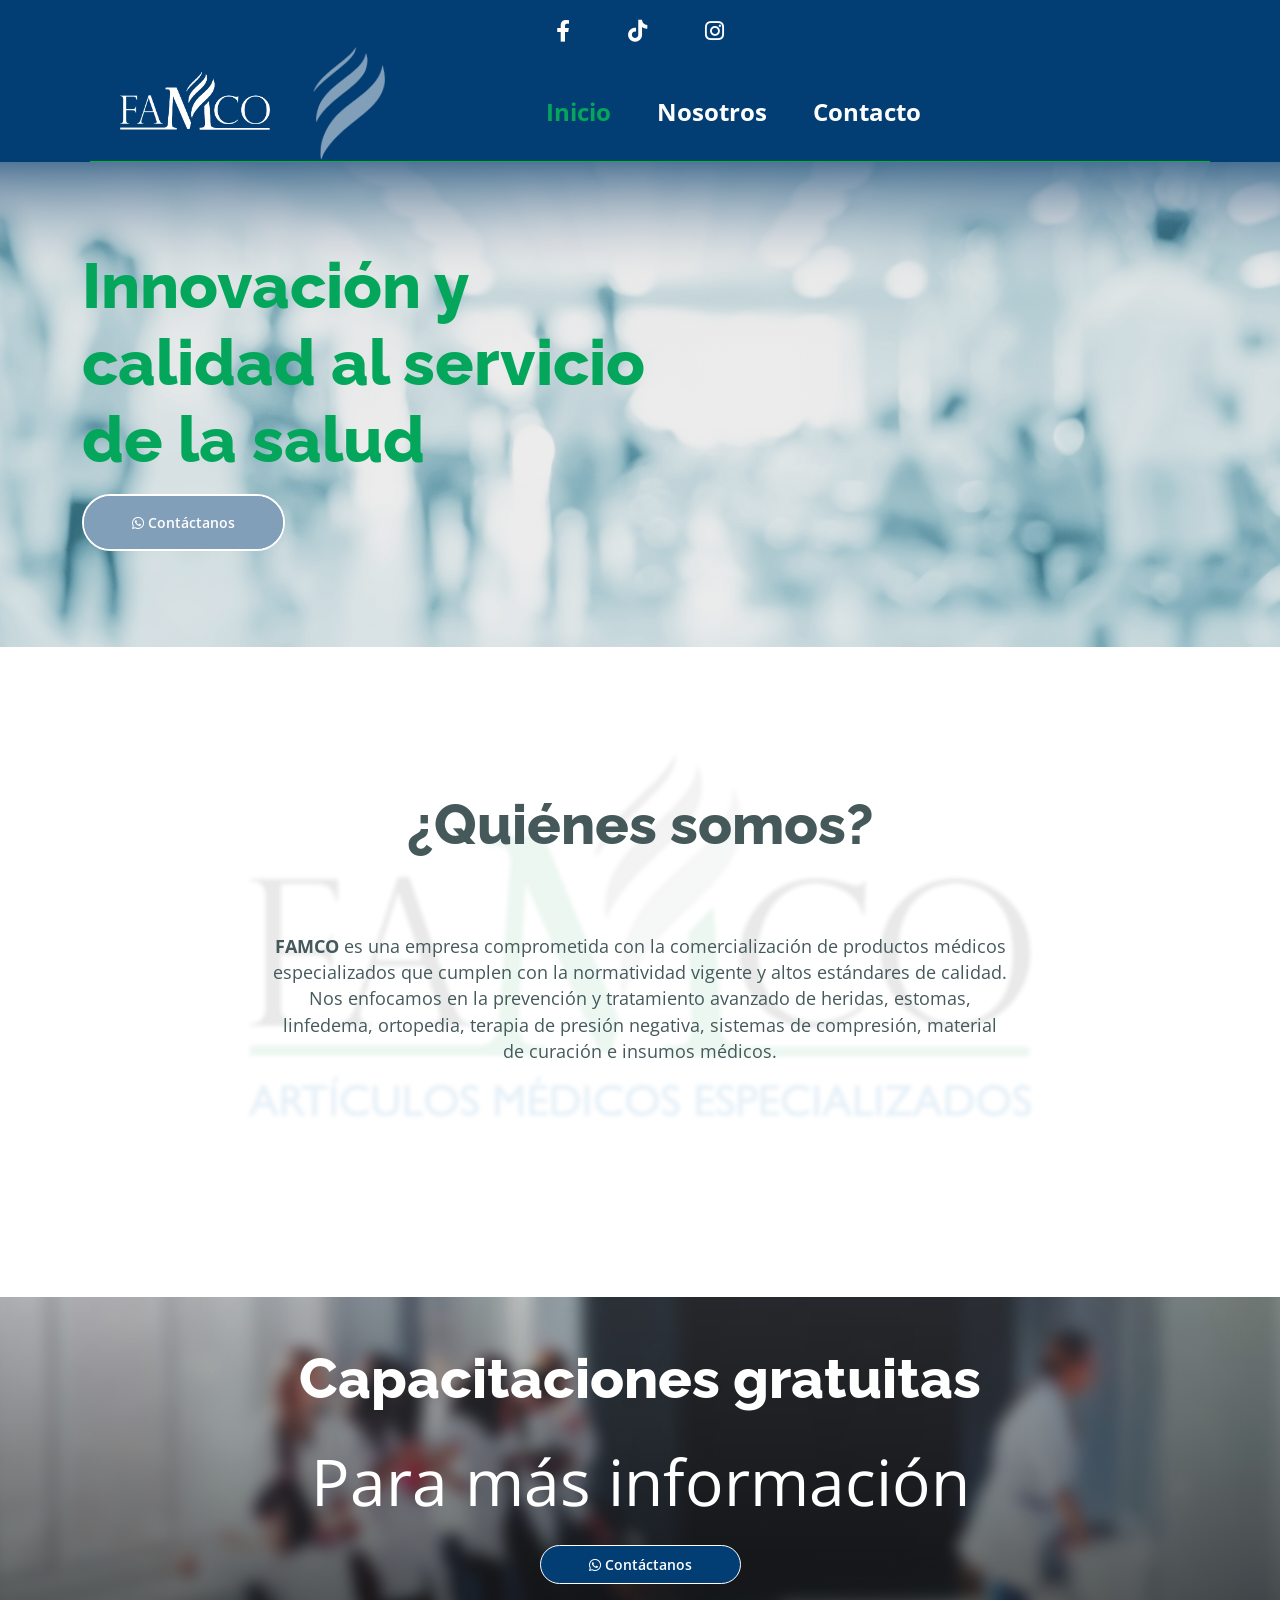
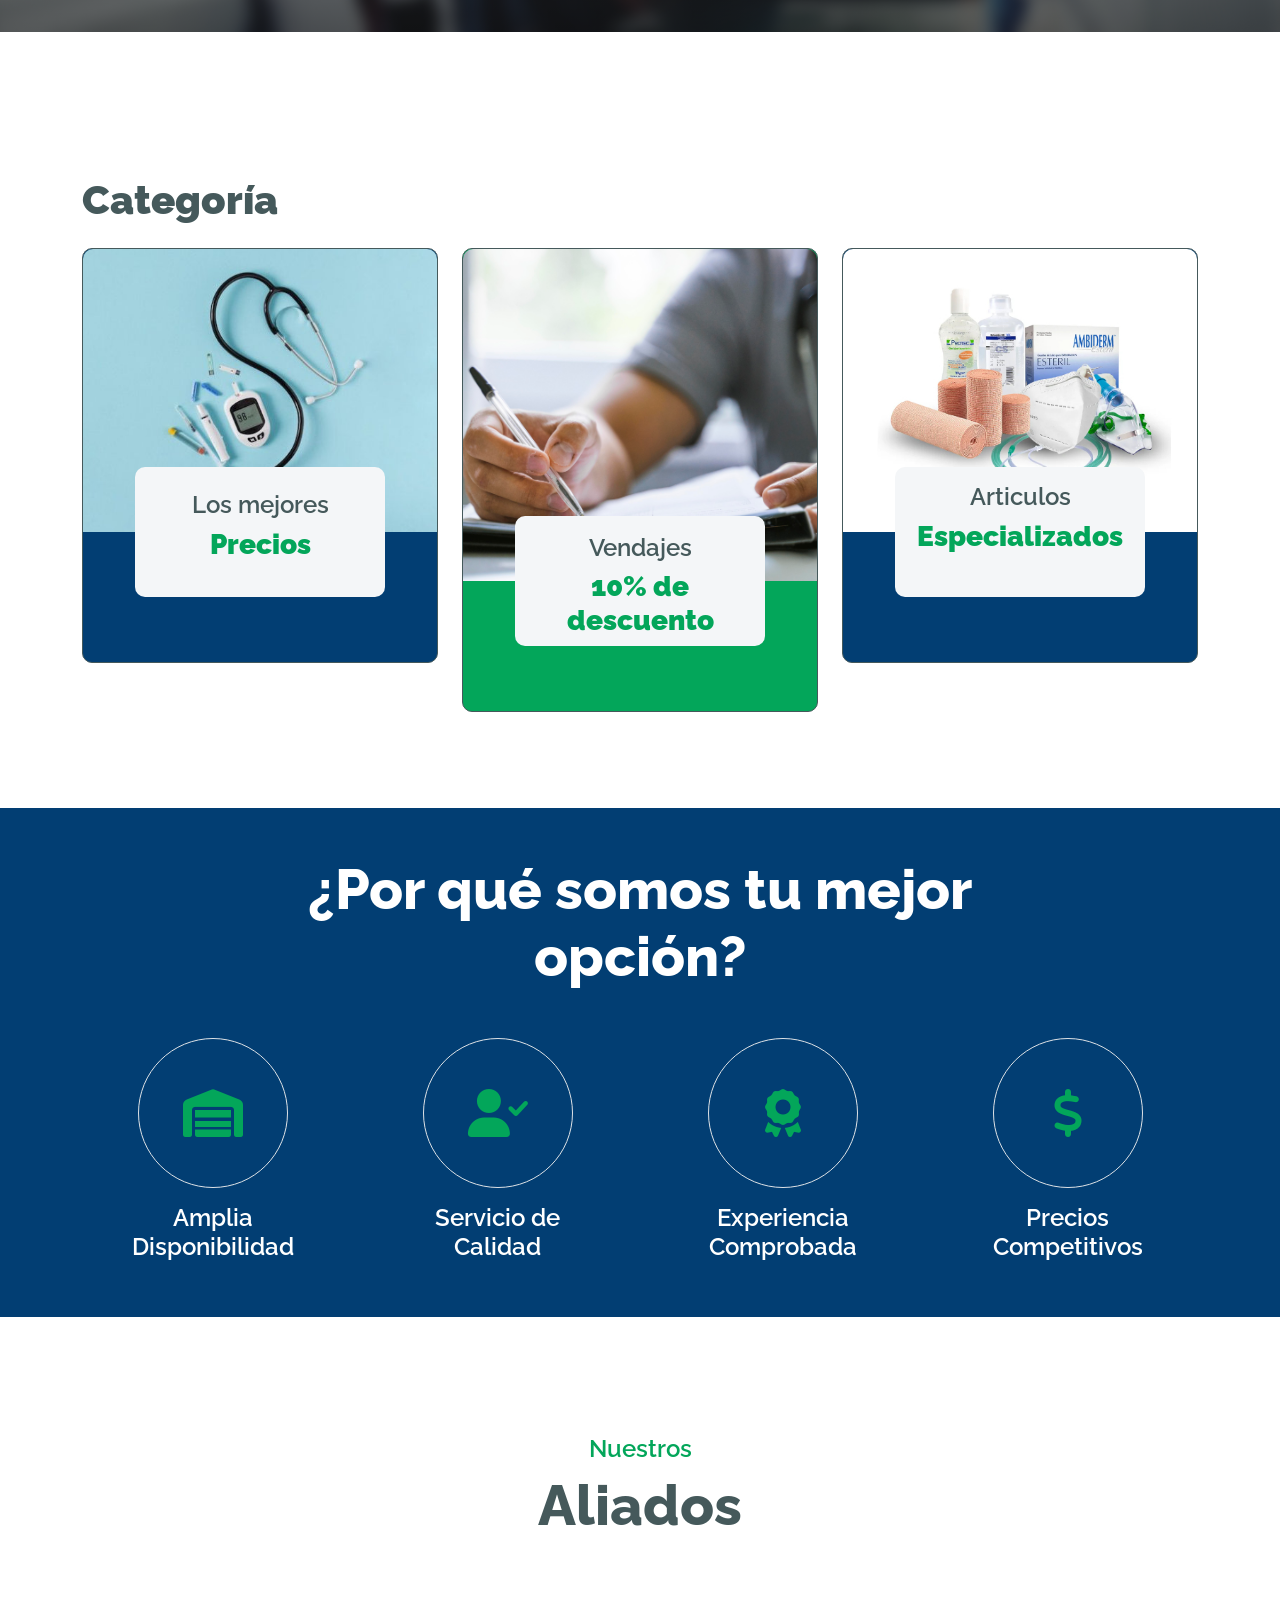
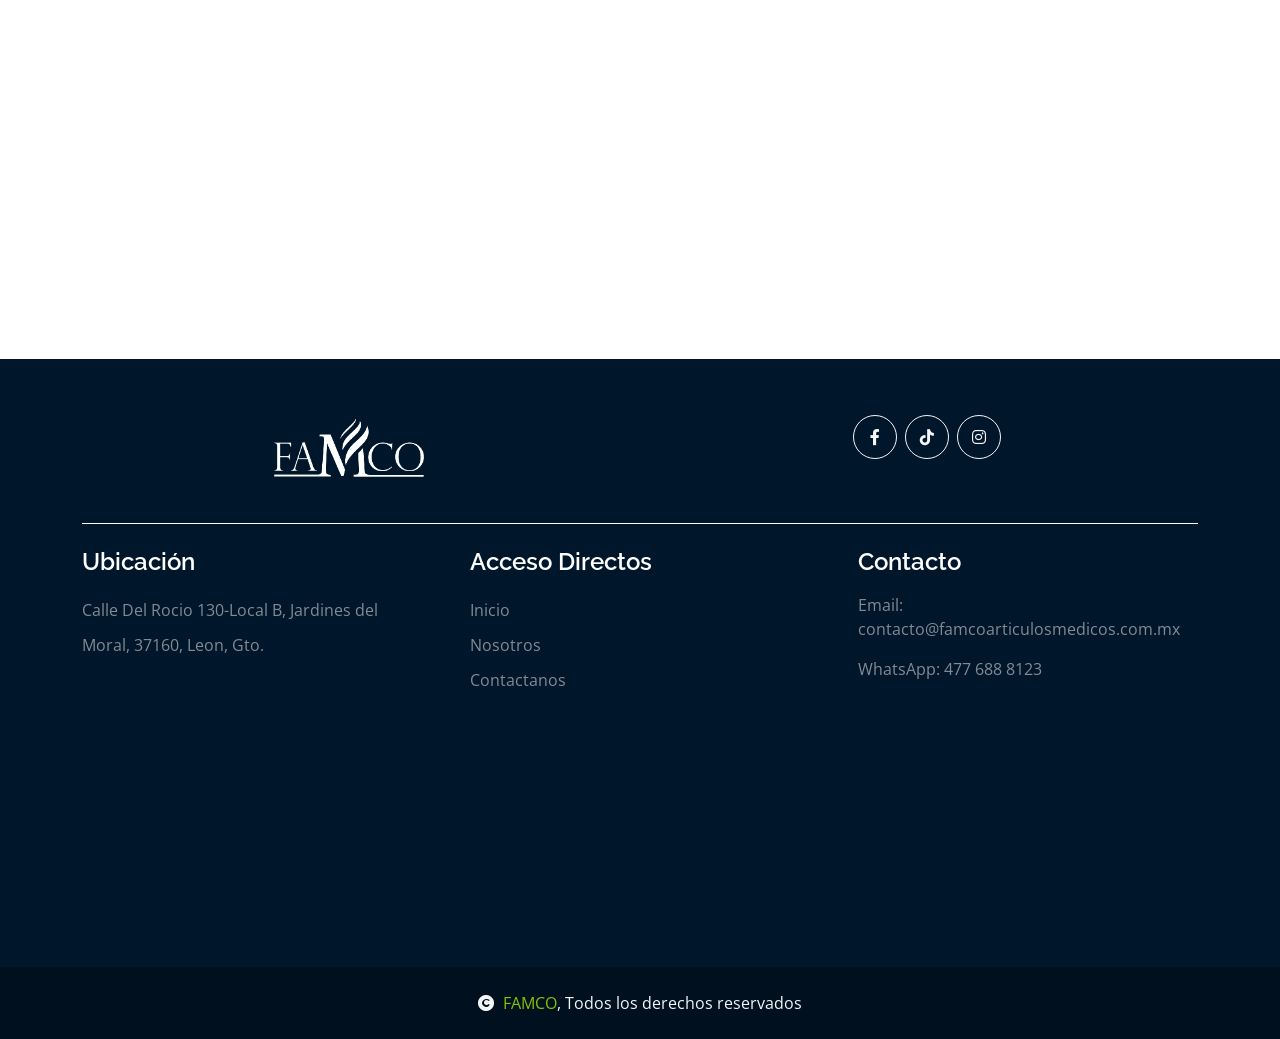
<file: index.html>
<!DOCTYPE html>
<html lang="en">

<head>
    <meta charset="utf-8">
    <title>FAMCO - articulos Medicos Especializados</title>
    <meta content="width=device-width, initial-scale=1.0" name="viewport">
    <meta content="" name="keywords">
    <meta content="" name="description">

    <!-- Favicon -->
    <link href="img/favicon_.png" rel="icon" type="image/x-icon">

    <!-- Google Web Fonts -->
    <link rel="preconnect" href="https://fonts.googleapis.com">
    <link rel="preconnect" href="https://fonts.gstatic.com" crossorigin>
    <link
        href="https://fonts.googleapis.com/css2?family=Open+Sans:wght@400;600&family=Raleway:wght@600;800&display=swap"
        rel="stylesheet">

    <!-- Icon Font Stylesheet -->
    <link rel="stylesheet" href="https://use.fontawesome.com/releases/v5.15.4/css/all.css" />
    <link href="https://cdn.jsdelivr.net/npm/bootstrap-icons@1.4.1/font/bootstrap-icons.css" rel="stylesheet">
    <link rel="stylesheet" href="https://cdnjs.cloudflare.com/ajax/libs/font-awesome/6.0.0-beta3/css/all.min.css">


    <!-- Libraries Stylesheet -->
    <link href="lib/lightbox/css/lightbox.min.css" rel="stylesheet">
    <link href="lib/owlcarousel/assets/owl.carousel.min.css" rel="stylesheet">


    <!-- Customized Bootstrap Stylesheet -->
    <link href="css/bootstrap.min.css" rel="stylesheet">

    <!-- Template Stylesheet -->
    <link href="css/style.css" rel="stylesheet">
</head>

<body>

    <!-- Spinner Start -->
    <div id="spinner"
        class="show w-100 vh-100 bg-white position-fixed translate-middle top-50 start-50  d-flex align-items-center justify-content-center">
        <div class="spinner-grow text-primary" role="status"></div>
    </div>
    <!-- Spinner End -->


    <div class="container-fluid fixed-top bg-secondary">
            <!-- Social Media Section -->
            <div class="container topbar d-none d-lg-block">
                <div class="d-flex justify-content-center">
                    <div class="top-info">
                        <div class="social-icons text-center">
                            <a href="https://www.facebook.com/famco.articulosmedicos/?locale=es_LA" target="_blank" class="mx-3 text-white">
                                <i class="fab fa-facebook-f text-white" style="font-size: 22px; margin: 0 10px;"></i>
                                </a>
                                <a href="https://www.tiktok.com/@ghidalgo2023" target="_blank" class="mx-3 text-white">
                                <i class="fab fa-tiktok text-white" style="font-size: 22px; margin: 0 10px;"></i>
                                </a>
                                <a href="https://www.instagram.com/famcoartmedicos/" target="_blank" class="mx-3 text-white">
                                <i class="fab fa-instagram text-white" style="font-size: 22px; margin: 0 10px;"></i>
                                </a>
                        </div>
                    </div>
                </div>
            </div>

            <!-- Navbar Section -->
            <div class="container px-0 bg-secondary">
                <nav class="navbar navbar-light navbar-expand-xl" style="margin-left: 20px;">
                    
                    <!-- Logo -->
                    <a href="index.html" class="navbar-brand d-flex align-items-center">
                        <img src="img/logo_famco_b_limpio.png" alt="Logo Famco" class="logo-img" style="height: 100px; margin-left: 10px; margin-top: -20px; pointer-events: none; z-index: 1;">
                    </a>

                    <!-- Decorative Line -->
                    <img src="img/linea_famco_2.png" alt="" style="height: 70px; margin-top: -16px; transform: rotate(275deg); opacity: 0.5; position: absolute; z-index: 1; pointer-events: none; margin-left: 200px;">


                    <!-- Hamburger Button -->
                    <button class="navbar-toggler bg-white" type="button" data-bs-toggle="collapse" data-bs-target="#navbarCollapse">
                        <span class="navbar-toggler-icon"></span>
                    </button>

                    <!-- Navbar Items -->
                    <div class="collapse navbar-collapse bg-secondary" id="navbarCollapse">
                        <div class="navbar-nav  align-items-center" style="margin-left: 225px;">
                            <a href="index.html" class="nav-item nav-link me-3 active fs-4">
                                <strong>Inicio</strong>
                            </a>
                            <a href="about.html" class="nav-item nav-link me-3 fs-4 text-white">
                                <strong>Nosotros</strong>
                            </a>
                            <a href="contact.html" class="nav-item nav-link me-3 fs-4 text-white">
                                <strong>Contacto</strong>
                            </a>
                        </div>
                    </div>
                </nav>
            </div>
        </div>
        <!-- Navbar End -->



    <!-- Modal Search Start -->
    <!-- <div class="modal fade" id="searchModal" tabindex="-1" aria-labelledby="exampleModalLabel" aria-hidden="true">
            <div class="modal-dialog modal-fullscreen">
                <div class="modal-content rounded-0">
                    <div class="modal-header">
                        <h5 class="modal-title" id="exampleModalLabel">Search by keyword</h5>
                        <button type="button" class="btn-close" data-bs-dismiss="modal" aria-label="Close"></button>
                    </div>
                    <div class="modal-body d-flex align-items-center">
                        <div class="input-group w-75 mx-auto d-flex">
                            <input type="search" class="form-control p-3" placeholder="keywords" aria-describedby="search-icon-1"/>
                            <span id="search-icon-1" class="input-group-text p-3"><i class="fa fa-search"></i></span>
                        </div>
                    </div>
                </div>
            </div>
        </div> -->
    <!-- Modal Search End -->


    <!-- Hero Start -->
    <div class="container-fluid py-5 mb-5 hero-header">
        <div class="container py-5">
            <div class="row g-5 align-items-center">
                <div class="col-md-12 col-lg-7">
                    <h1 class="mb-3 display-3 text-primary">Innovación y calidad al servicio de la salud</h1>
                    <a href="https://wa.me/524772205721/?text=Hola,%20quisiera%20más%20información%20sobre%20las%20capacitaciones."
                        class="banner-btn btn btn-sm border-2 bg-secondary border-white rounded-pill text-white px-5 py-3 pulsating-btn">
                        <i class="fa-brands fa-whatsapp text-white"></i> Contáctanos
                    </a>

                    <style>
                        .pulsating-btn {
                            position: relative;
                            z-index: 1;
                            overflow: hidden;
                        }

                        .pulsating-btn::before {
                            content: '';
                            position: absolute;
                            top: 50%;
                            left: 50%;
                            width: 200%;
                            height: 200%;
                            background-color: rgba(255, 255, 255, 0.5);
                            border-radius: 50%;
                            transform: translate(-50%, -50%) scale(1);
                            z-index: -1;
                            animation: pulsate 3.5s infinite;
                        }

                        @keyframes pulsate {
                            0% {
                                transform: translate(-50%, -50%) scale(2);
                                opacity: 1;
                            }

                            50% {
                                opacity: 0.5;
                            }

                            100% {
                                transform: translate(-50%, -50%) scale(2.5);
                                opacity: 0;
                            }
                        }
                    </style>
                </div>
            </div>
        </div>
    </div>
    <!-- Hero End -->


    <!-- Nosotros Start -->
    <div class="container-fluid py-5 position-relative bg-white"
        style="background-color: #f9f9f9; overflow: hidden; margin-top: 20px;">
        <!-- Fondo con logo difuminado -->
        <div class="position-absolute w-100 h-100 animate-background hidden"
            style="top:0 ; left:0 ; z-index: 10; filter: blur(2px); height: 20px;">
            <img src="img/logo_famco.png" alt="Logo_Famco" class="w-75 h-75"
                style="object-fit: contain; position: absolute; top: 12.5%; left: 12.5%;">
        </div>

        <div class="container py-5 position-relative text-center animate-content hidden" style="z-index: 10;">
            <div class="row justify-content-center">
                <h1 class="display-4 text-center mb-4 animate-heading">¿Quiénes somos?</h1>
                <div class="col-md-8">
                    <p class="animate-text hidden text-dark" style="margin-top: 50px; font-size: 1.1rem; ">
                        <strong>FAMCO</strong> es una empresa comprometida con la comercialización de productos médicos
                        especializados que cumplen con la normatividad vigente y altos estándares de calidad. Nos
                        enfocamos
                        en la prevención y tratamiento avanzado de heridas, estomas, linfedema, ortopedia,
                        terapia de presión negativa, sistemas de compresión, material de curación e insumos médicos.
                    </p>
                </div>
            </div>
        </div>
    </div>
    <!-- Nosotros End -->


    <!-- CSS para las animaciones -->
    <style>
        /* Animación de fondo */
        @keyframes fadeInBackground {
            from {
                opacity: 0;
                transform: scale(1.1);
            }

            to {
                opacity: 0.1;
                transform: scale(1);
            }
        }

        /* Animación de contenido principal */
        @keyframes fadeInContent {
            from {
                opacity: 0;
                transform: translateY(30px);
            }

            to {
                opacity: 1;
                transform: translateY(0);
            }
        }

        /* Animación de título */
        @keyframes slideInFromLeft {
            from {
                opacity: 0;
                transform: translateX(-100px);
            }

            to {
                opacity: 1;
                transform: translateX(0);
            }
        }

        /* Animación de texto */
        @keyframes fadeInText {
            from {
                opacity: 0;
                transform: translateY(20px);
            }

            to {
                opacity: 1;
                transform: translateY(0);
            }
        }

        /* Clases de animación */
        .hidden {
            opacity: 0;
        }

        .animate-background.show {
            animation: fadeInBackground 4s ease-in-out forwards;
        }

        .animate-content.show {
            animation: fadeInContent 2.5s ease-in-out forwards;
        }

        .animate-heading.show {
            animation: slideInFromLeft 2.2s ease-out forwards;
        }

        .animate-text.show {
            animation: fadeInText 4s ease-in-out forwards;
        }
    </style>

    <!-- JavaScript para IntersectionObserver -->
    <script>
        document.addEventListener("DOMContentLoaded", () => {
            const observer = new IntersectionObserver((entries) => {
                entries.forEach(entry => {
                    if (entry.isIntersecting) {
                        entry.target.classList.add("show");
                        observer.unobserve(entry.target); // Deja de observar el elemento después de activar la animación
                    }
                });
            });

            // Selecciona todos los elementos que necesitan animación
            const animatables = document.querySelectorAll(".hidden");
            animatables.forEach(el => observer.observe(el));
        });
    </script>


    <!-- Banner de capacitacion Start -->
    <div class="container-fluid banner page-banner my-5">
        <div class="container py-5 text-center" style="margin-top: 120px;">
            <div class="row g-4 text-center">
                <h2 class="display-4 text-center text-white">
                    Capacitaciones gratuitas
                </h2>
                <p class="fw-normal display-3 text-white mb-4">
                    Para más información
                </p>
            </div>
            <a href="https://wa.me/524772205721/?text=Hola,%20quisiera%20más%20información%20sobre%20las%20capacitaciones."
                class="banner-btn btn btn-sm border-1 border-white rounded-pill text-white px-5 py-2">
                <i class="fa-brands fa-whatsapp text-white"></i>
                Contáctanos
            </a>
        </div>
    </div>
    <!-- Banner de capacitacion End -->


    <!-- Catálogo Start -->
    <div class="container-fluid service py-5">
        <div class="container py-5">
            <div class="row g-4 justify-content-center">
                <h1 class="mb-0"><strong>Categoría</strong></h1>
                <div class="col-md-6 col-lg-4">
                    <a href="https://online.fliphtml5.com/hexmp/ztmk/" target="_blank">
                        <div class="service-item bg-secondary rounded border border-dark">
                            <img src="img/featur-3.jpg" class="img-fluid rounded-top w-100" alt="" />
                            <div class="px-4 rounded-bottom">
                                <div class="service-content bg-light text-center p-4 rounded">
                                    <h4 class="text-dark">Los mejores</h4>
                                    <h3 class="mb-0 text-primary"><strong>Precios</strong></h3>
                                </div>
                            </div>
                        </div>
                    </a>
                </div>
                <div class="col-md-6 col-lg-4">
                    <a href="viewer.html?file=pdf/cuidado_heridas.pdf" target="_blank">
                        <div class="service-item bg-primary rounded border border-dark">
                            <img src="img/receta.jpg" class="img-fluid rounded-top w-100"
                                style="height: 332px; object-fit: cover;" alt="" />
                            <div class="px-4 rounded-bottom">
                                <div class="service-content bg-light text-center p-2 rounded">
                                    <h4 class="text-dark" style="margin-top: 10px;">Vendajes</h4>
                                    <h3 class="text-primary"><strong>10% de descuento</strong></h3>
                                </div>
                            </div>
                        </div>
                    </a>
                </div>
                <div class="col-md-6 col-lg-4">
                    <a href="viewer.html?file=pdf/cuidado_heridas.pdf" target="_blank">
                        <div class="service-item bg-secondary rounded border border-dark">
                            <img src="img/featur-1.jpg" class="img-fluid rounded-top w-100" alt="" />
                            <div class="px-4 rounded-bottom">
                                <div class="service-content bg-light text-center p-3 rounded">
                                    <h4 class="text-dark">Articulos</h4>
                                    <h3 class="text-primary"><strong>Especializados</strong></h3>
                                </div>
                            </div>
                        </div>
                    </a>
                </div>
            </div>
        </div>
    </div>
    <!-- Catálogo End -->


    <!--  Algunos productos Start-->
    <!-- <div class="container-fluid vesitable py-5">
            <div class="container py-5">
                <h1 class="mb-0">Material de curación</h1>
                <div class="owl-carousel vegetable-carousel justify-content-center">
                    <div class="border border-primary rounded position-relative vesitable-item">
                        <div class="vesitable-img">
                            <img src="img/product_1.jpg" class="img-fluid w-100 rounded-top" alt="" />
                        </div>
                        <div class="text-white bg-secondary px-3 py-1 rounded position-absolute" style="top: 10px; right: 10px">
                            Material de curación
                        </div>
                        <div class="p-4 rounded-bottom">
                            <h4>Producto 1</h4>
                            <p>
                                Lorem ipsum dolor sit amet consectetur adipisicing elit sed do eiusmod te incididunt
                            </p>
                            <div class="d-flex justify-content-between flex-lg-wrap">
                                <p class="text-dark fs-5 fw-bold mb-0">$99.99</p>
                                <a href="#" class="btn border border-secondary rounded-pill px-2 text-primary"><i class="fa fa-shopping-bag me-2 text-primary"></i> Add to cart</a>
                            </div>
                        </div>
                    </div>
                    <div class="border border-primary rounded position-relative vesitable-item">
                        <div class="vesitable-img">
                            <img src="img/product_2.jpg" class="img-fluid w-100 rounded-top" alt="" />
                        </div>
                        <div class="text-white bg-secondary px-3 py-1 rounded position-absolute" style="top: 10px; right: 10px">
                            Material de curación
                        </div>
                        <div class="p-4 rounded-bottom">
                            <h4>Producto 2</h4>
                            <p>
                                Lorem ipsum dolor sit amet consectetur adipisicing elit sed do eiusmod te incididunt
                            </p>
                            <div class="d-flex justify-content-between flex-lg-wrap">
                                <p class="text-dark fs-5 fw-bold mb-0">$99.99</p>
                                <a href="#" class="btn border border-secondary rounded-pill px-2 text-primary"><i class="fa fa-shopping-bag me-2 text-primary"></i> Add to cart</a>
                            </div>
                        </div>
                    </div>
                    <div class="border border-primary rounded position-relative vesitable-item">
                        <div class="vesitable-img">
                            <img src="img/product_1.jpg" class="img-fluid w-100 rounded-top" alt="" />
                        </div>
                        <div class="text-white bg-secondary px-3 py-1 rounded position-absolute" style="top: 10px; right: 10px">
                            Material de curación
                        </div>
                        <div class="p-4 rounded-bottom">
                            <h4>Producto 3</h4>
                            <p>
                                Lorem ipsum dolor sit amet consectetur adipisicing elit sed do eiusmod te incididunt
                            </p>
                            <div class="d-flex justify-content-between flex-lg-wrap">
                                <p class="text-dark fs-5 fw-bold mb-0">$99.99</p>
                                <a href="#" class="btn border border-secondary rounded-pill px-2 text-primary"><i class="fa fa-shopping-bag me-2 text-primary"></i> Add to cart</a>
                            </div>
                        </div>
                    </div>
                    <div class="border border-primary rounded position-relative vesitable-item">
                        <div class="vesitable-img">
                            <img src="img/product_1.jpg" class="img-fluid w-100 rounded-top" alt="" />
                        </div>
                        <div class="text-white bg-secondary px-3 py-1 rounded position-absolute" style="top: 10px; right: 10px">
                            Material de curación
                        </div>
                        <div class="p-4 rounded-bottom">
                            <h4>Producto 3</h4>
                            <p>
                                Lorem ipsum dolor sit amet consectetur adipisicing elit sed do eiusmod te incididunt
                            </p>
                            <div class="d-flex justify-content-between flex-lg-wrap">
                                <p class="text-dark fs-5 fw-bold mb-0">$99.99</p>
                                <a href="#" class="btn border border-secondary rounded-pill px-2 text-primary"><i class="fa fa-shopping-bag me-2 text-primary"></i> Add to cart</a>
                            </div>
                        </div>
                    </div>
                    <div class="border border-primary rounded position-relative vesitable-item">
                        <div class="vesitable-img">
                            <img src="img/product_2.jpg" class="img-fluid w-100 rounded-top" alt="" />
                        </div>
                        <div class="text-white bg-secondary px-3 py-1 rounded position-absolute" style="top: 10px; right: 10px">
                            Material de curación
                        </div>
                        <div class="p-4 rounded-bottom">
                            <h4>Producto 4</h4>
                            <p>
                                Lorem ipsum dolor sit amet consectetur adipisicing elit sed do eiusmod te incididunt
                            </p>
                            <div class="d-flex justify-content-between flex-lg-wrap">
                                <p class="text-dark fs-5 fw-bold mb-0">$99.99</p>
                                <a href="#" class="btn border border-secondary rounded-pill px-2 text-primary"><i class="fa fa-shopping-bag me-2 text-primary"></i> Add to cart</a>
                            </div>
                        </div>
                    </div>
                    <div class="border border-primary rounded position-relative vesitable-item">
                        <div class="vesitable-img">
                            <img src="img/product_1.jpg" class="img-fluid w-100 rounded-top" alt="" />
                        </div>
                        <div class="text-white bg-secondary px-3 py-1 rounded position-absolute" style="top: 10px; right: 10px">
                            Material de curación
                        </div>
                        <div class="p-4 rounded-bottom">
                            <h4>Producto 5</h4>
                            <p>
                                Lorem ipsum dolor sit amet consectetur adipisicing elit sed do eiusmod te incididunt
                            </p>
                            <div class="d-flex justify-content-between flex-lg-wrap">
                                <p class="text-dark fs-5 fw-bold mb-0">$99.99</p>
                                <a href="#" class="btn border border-secondary rounded-pill px-2 text-primary"><i class="fa fa-shopping-bag me-2 text-primary"></i> Add to cart</a>
                            </div>
                        </div>
                    </div>
                    <div class="border border-primary rounded position-relative vesitable-item">
                        <div class="vesitable-img">
                            <img src="img/product_2.jpg" class="img-fluid w-100 rounded-top" alt="" />
                        </div>
                        <div class="text-white bg-secondary px-3 py-1 rounded position-absolute" style="top: 10px; right: 10px">
                            Material de curación
                        </div>
                        <div class="p-4 rounded-bottom">
                            <h4>Producto 6</h4>
                            <p>
                                Lorem ipsum dolor sit amet consectetur adipisicing elit sed do eiusmod te incididunt
                            </p>
                            <div class="d-flex justify-content-between flex-lg-wrap">
                                <p class="text-dark fs-5 fw-bold mb-0">$99.99</p>
                                <a href="#" class="btn border border-secondary rounded-pill px-2 text-primary"><i class="fa fa-shopping-bag me-2 text-primary"></i> Add to cart</a>
                            </div>
                        </div>
                    </div>
                    <div class="border border-primary rounded position-relative vesitable-item">
                        <div class="vesitable-img">
                            <img src="img/product_2.jpg" class="img-fluid w-100 rounded-top" alt="" />
                        </div>
                        <div class="text-white bg-secondary px-3 py-1 rounded position-absolute" style="top: 10px; right: 10px">
                            Material de curación
                        </div>
                        <div class="p-4 rounded-bottom">
                            <h4>Producto 7</h4>
                            <p>
                                Lorem ipsum dolor sit amet consectetur adipisicing elit sed do eiusmod te incididunt
                            </p>
                            <div class="d-flex justify-content-between flex-lg-wrap">
                                <p class="text-dark fs-5 fw-bold mb-0">$99.99</p>
                                <a href="#" class="btn border border-secondary rounded-pill px-2 text-primary"><i class="fa fa-shopping-bag me-2 text-primary"></i> Add to cart</a>
                            </div>
                        </div>
                    </div>
                </div>
            </div>
        </div> -->
    <!-- Algunos productos End -->


    <!-- Diferenciador Start -->
    <div class="container-fluid py-5 bg-secondary">
        <div class="container">
            <div class="text-center mx-auto mb-5 animate-title hidden" style="max-width: 700px;">
                <h1 class="display-4 text-white">¿Por qué somos tu mejor opción?</h1>
            </div>
            <div class="row g-4">
                <!-- Elemento 1 -->
                <div class="col-6 col-md-4 col-lg-3 text-center animate-item hidden" style="animation-delay: 0s;">
                    <div class="d-flex align-items-center justify-content-center border rounded-circle mx-auto"
                        style="width: 100%; max-width: 150px; height: 150px;">
                        <i class="fas fa-warehouse fa-3x text-primary"></i>
                    </div>
                    <h4 class="mt-3 text-white">Amplia <br> Disponibilidad</h4>
                </div>
                <!-- Elemento 2 -->
                <div class="col-6 col-md-4 col-lg-3 text-center animate-item hidden" style="animation-delay: 0.2s;">
                    <div class="d-flex align-items-center justify-content-center border rounded-circle mx-auto"
                        style="width: 100%; max-width: 150px; height: 150px;">
                        <i class="fas fa-user-check fa-3x text-primary"></i>
                    </div>
                    <h4 class="mt-3 text-white">Servicio de <br> Calidad</h4>
                </div>
                <!-- Elemento 3 -->
                <div class="col-6 col-md-4 col-lg-3 text-center animate-item hidden" style="animation-delay: 0.4s;">
                    <div class="d-flex align-items-center justify-content-center border rounded-circle mx-auto"
                        style="width: 100%; max-width: 150px; height: 150px;">
                        <i class="fas fa-award fa-3x text-primary"></i>
                    </div>
                    <h4 class="mt-3 text-white">Experiencia <br> Comprobada</h4>
                </div>
                <!-- Elemento 4 -->
                <div class="col-6 col-md-4 col-lg-3 text-center animate-item hidden" style="animation-delay: 0.6s;">
                    <div class="d-flex align-items-center justify-content-center border rounded-circle mx-auto"
                        style="width: 100%; max-width: 150px; height: 150px;">
                        <i class="fas fa-dollar-sign fa-3x text-primary"></i>
                    </div>
                    <h4 class="mt-3 text-white">Precios <br> Competitivos</h4>
                </div>
            </div>
        </div>
    </div>
    <!-- Diferenciador End -->


    <!-- CSS para las animaciones -->
    <style>
        /* Animación de título */
        @keyframes fadeInDown {
            from {
                opacity: 0;
                transform: translateY(-50px);
            }

            to {
                opacity: 1;
                transform: translateY(0);
            }
        }

        @keyframes zoomIn {
            from {
                opacity: 0;
                transform: scale(2.8);
            }

            to {
                opacity: 1;
                transform: scale(1);
            }
        }

        /* Clases de animación */
        .hidden {
            opacity: 0;
        }

        .animate-title.show {
            animation: fadeInDown 1s ease-in-out forwards;
        }

        .animate-item.show {
            animation: zoomIn 1s ease-in-out forwards;
        }
    </style>

    <!-- JavaScript para el IntersectionObserver -->
    <script>
        document.addEventListener("DOMContentLoaded", () => {
            const observer = new IntersectionObserver((entries) => {
                entries.forEach(entry => {
                    if (entry.isIntersecting) {
                        entry.target.classList.add("show");
                        observer.unobserve(entry.target); // Dejar de observar después de activar la animación
                    }
                });
            });

            // Selecciona todos los elementos con animaciones
            const animatables = document.querySelectorAll(".hidden");
            animatables.forEach(el => observer.observe(el));
        });
    </script>


    <!-- Marcas Aliadas Start -->
    <div class="container-fluid py-5">
        <div class="container pb-5">
            <div class="text-center mx-auto pb-5 wow fadeInUp" data-wow-delay="0.1s"
                style="max-width: 800px; margin-top: 70px;">
                <h4 class="text-primary">Nuestros</h4>
                <h2 class="display-4">Aliados</h2>
            </div>
            <div class="wrapper wow fadeInUp" data-wow-delay="0.1s">
                <div class="item item1"><img src="img/aliados/logo_cardinal_healt.jpg" alt=""></div>
                <div class="item item2"><img src="img/aliados/logo_jobst.jpg" alt=""></div>
                <div class="item item3"><img src="img/aliados/Essity.jpg" alt=""></div>
                <div class="item item4"><img src="img/aliados/Ambiderm.jpg" alt=""></div>
                <div class="item item5"><img src="img/aliados/logo-medway.jpg" alt=""></div>
                <div class="item item6"><img src="img/aliados/Convatec.jpg" alt=""></div>
                <div class="item item7"><img src="img/aliados/logo_ipm.jpg" alt=""></div>
                <div class="item item8"><img src="img/aliados/logo_Covidien.jpg" alt=""></div>
                <div class="item item9"><img src="img/aliados/Logo-3M.jpg" alt=""></div>
                <div class="item item10"><img src="img/aliados/Logo Smith nephew.jpg" alt=""></div>
            </div>
        </div>
    </div>
    <!-- Brands End -->






    <!-- Footer Start -->
    <div class="container-fluid text-white-50 footer pt-3 mt-5" style="background-color: #00162A">
        <div class="container py-4">
            <div class="pb-4 mb-4" style="border-bottom: 1px solid rgb(255, 255, 255)">
                <div class="row g-5">
                    <div class="col-lg-6 text-center">
                        <a href="index.html" class="align-items-center pt-3">
                            <img src="img/logo_famco_b_limpio.png" style="max-width: 100%; height: 100px;"
                                alt="Logo Famco" class="logo-img" /></a>
                    </div>
                    <div class="col-lg-6">
                        <div class="d-flex justify-content-center pt-3">
                            <a class="btn btn-outline-light me-2 btn-md-square rounded-circle" href="https://www.facebook.com/famco.articulosmedicos/?locale=es_LA" target="_blank">
                                <i class="fab fa-facebook-f"></i>
                            </a>
                            <a class="btn btn-outline-light me-2 btn-md-square rounded-circle" href="https://www.tiktok.com/@ghidalgo2023" target="_blank">
                                <i class="fab fa-tiktok"></i>
                            </a>
                            <a class="btn btn-outline-light me-2 btn-md-square rounded-circle" href="https://www.instagram.com/famcoartmedicos/" target="_blank">
                                <i class="fab fa-instagram"></i>
                            </a>
                        </div>
                    </div>
                </div>
            </div>
            <div class="row g-5">
                <div class="col-lg-4 col-md-6">
                    <div class="footer-item">
                        <h4 class="text-white mb-3">Ubicación</h4>
                        <p class="mb-4">
                            Calle Del Rocio 130-Local B, Jardines del Moral, 37160, Leon, Gto.
                        </p>
                        <iframe class="rounded w-100" style="height: 250px; border:0;"
                            src="https://www.google.com/maps/embed?pb=!1m14!1m8!1m3!1d2028.9940429744738!2d-101.6870199763833!3d21.144773634364217!3m2!1i1024!2i768!4f13.1!3m3!1m2!1s0x842bbf4120855555%3A0xb3691961785185a4!2sEdge%20%26%20Cloud!5e0!3m2!1ses!2smx!4v1730237219322!5m2!1ses!2smx"
                            allowfullscreen="" loading="lazy" referrerpolicy="no-referrer-when-downgrade"></iframe>
                        <!-- <a href="" class="btn border-light py-2 px-4 rounded-pill text-light">Read More</a> -->
                    </div>
                </div>
                <div class="col-lg-4 col-md-6">
                    <div class="d-flex flex-column text-start footer-item">
                        <h4 class="text-white mb-3">Acceso Directos</h4>
                        <a class="btn-link" href="">Inicio</a>
                        <a class="btn-link" href="">Nosotros</a>
                        <!-- <a class="btn-link" href="">Productos</a> -->
                        <a class="btn-link" href="">Contactanos</a>
                    </div>
                </div>
                <div class="col-lg-4 col-md-6">
                    <div class="footer-item">
                        <h4 class="text-white mb-3">Contacto</h4>
                        <p>Email: contacto@famcoarticulosmedicos.com.mx</p>
                        <p>WhatsApp: 477 688 8123</p>
                        <!-- <p>Pagos que aceptamos</p> -->
                        <!-- <img src="img/payment.png" class="img-fluid" alt="" /> -->
                    </div>
                </div>
            </div>
        </div>
    </div>
    <!-- Footer End -->


    <!-- Copyright Start -->
    <div class="container-fluid copyright py-4" style="background-color: #00101E;">
        <div class="container">
            <div class="row">
                <div class="text-center text-md-center">
                    <span class="text-light">
                        <a href="index.html"><i class="fas fa-copyright text-light me-2"></i>FAMCO</a>, Todos los
                        derechos reservados
                    </span>
                </div>
            </div>
        </div>
    </div>
    </div>
    <!-- Copyright End -->


    <!-- Back to Top -->
    <a href="#top" class="btn border-3 border-primary rounded-circle back-to-top"><i class="fa fa-arrow-up"></i></a>


    <!-- JavaScript Libraries -->
    <script src="https://ajax.googleapis.com/ajax/libs/jquery/3.6.4/jquery.min.js"></script>
    <script src="https://cdn.jsdelivr.net/npm/bootstrap@5.3.3/dist/js/bootstrap.bundle.min.js"></script>
    <script src="lib/easing/easing.min.js"></script>
    <script src="lib/waypoints/waypoints.min.js"></script>
    <script src="lib/lightbox/js/lightbox.min.js"></script>
    <script src="lib/owlcarousel/owl.carousel.min.js"></script>

    <!-- Template Javascript -->
    <script src="js/main.js"></script>
</body>

</html>
</file>
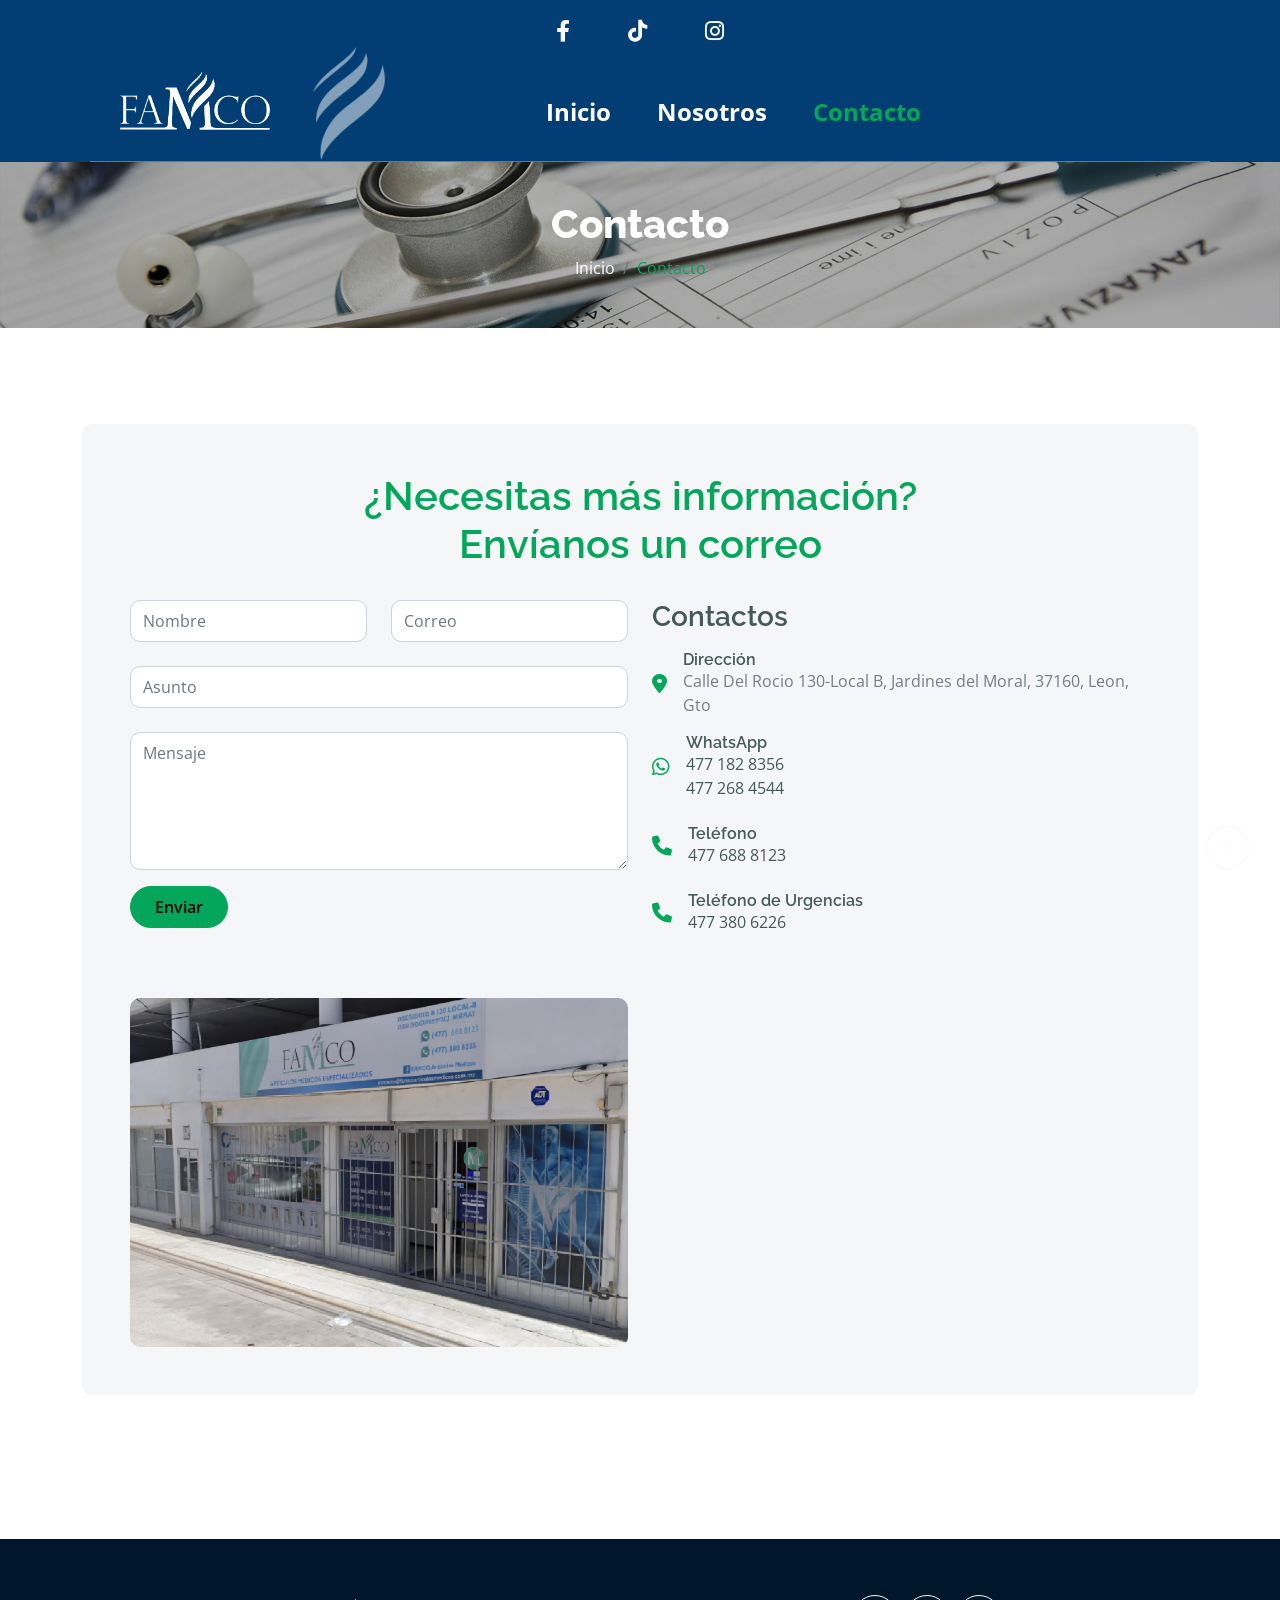
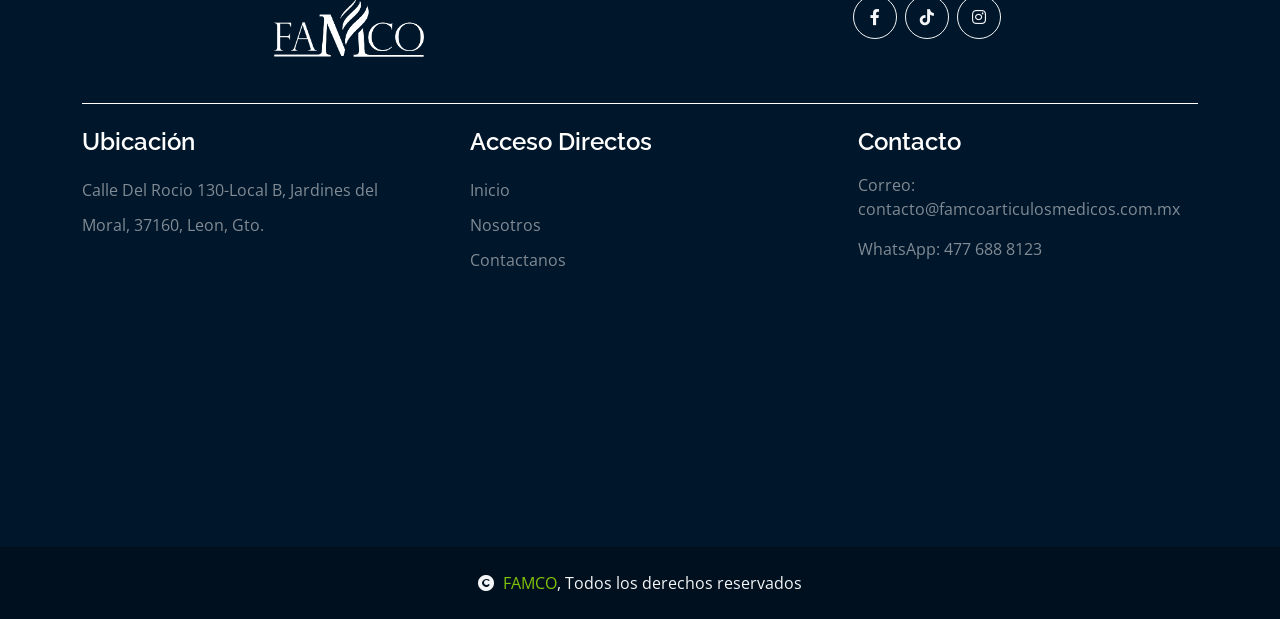
<file: contact.html>
<!DOCTYPE html>
<html lang="en">

    <head>
        <meta charset="utf-8">
        <title>FAMCO - Contactanos</title>
        <meta content="width=device-width, initial-scale=1.0" name="viewport">
        <meta content="" name="keywords">
        <meta content="" name="description">

        <!-- Favicon -->
        <link href="img/favicon_.png" rel="icon" type="image/x-icon">

        <!-- Google Web Fonts -->
        <link rel="preconnect" href="https://fonts.googleapis.com">
        <link rel="preconnect" href="https://fonts.gstatic.com" crossorigin>
        <link href="https://fonts.googleapis.com/css2?family=Open+Sans:wght@400;600&family=Raleway:wght@600;800&display=swap" rel="stylesheet">

        <!-- Icon Font Stylesheet -->
        <link rel="stylesheet" href="https://use.fontawesome.com/releases/v5.15.4/css/all.css"/>
        <link href="https://cdn.jsdelivr.net/npm/bootstrap-icons@1.4.1/font/bootstrap-icons.css" rel="stylesheet">
        <link rel="stylesheet" href="https://cdnjs.cloudflare.com/ajax/libs/font-awesome/6.0.0-beta3/css/all.min.css">


        <!-- Libraries Stylesheet -->
        <link href="lib/lightbox/css/lightbox.min.css" rel="stylesheet">
        <link href="lib/owlcarousel/assets/owl.carousel.min.css" rel="stylesheet">


        <!-- Customized Bootstrap Stylesheet -->
        <link href="css/bootstrap.min.css" rel="stylesheet">

        <!-- Template Stylesheet -->
        <link href="css/style.css" rel="stylesheet">
    </head>

    <body>

        <!-- Spinner Start -->
        <div id="spinner" class="show w-100 vh-100 bg-white position-fixed translate-middle top-50 start-50  d-flex align-items-center justify-content-center">
            <div class="spinner-grow text-primary" role="status"></div>
        </div>
        <!-- Spinner End -->

        
        <!-- Navbar start -->
        <div class="container-fluid fixed-top bg-secondary">
            <!-- Social Media Section -->
            <div class="container topbar d-none d-lg-block">
                <div class="d-flex justify-content-center">
                    <div class="top-info">
                        <div class="social-icons text-center">
                            <a href="https://www.facebook.com/famco.articulosmedicos/?locale=es_LA" target="_blank" class="mx-3 text-white">
                                <i class="fab fa-facebook-f text-white" style="font-size: 22px; margin: 0 10px;"></i>
                                </a>
                                <a href="https://www.tiktok.com/@ghidalgo2023" target="_blank" class="mx-3 text-white">
                                <i class="fab fa-tiktok text-white" style="font-size: 22px; margin: 0 10px;"></i>
                                </a>
                                <a href="https://www.instagram.com/famcoartmedicos/" target="_blank" class="mx-3 text-white">
                                <i class="fab fa-instagram text-white" style="font-size: 22px; margin: 0 10px;"></i>
                                </a>
                        </div>
                    </div>
                </div>
            </div>

            <!-- Navbar Section -->
            <div class="container px-0 bg-secondary">
                <nav class="navbar navbar-light navbar-expand-xl" style="margin-left: 20px;">
                    
                    <!-- Logo -->
                    <a href="index.html" class="navbar-brand d-flex align-items-center">
                        <img src="img/logo_famco_b_limpio.png" alt="Logo Famco" class="logo-img" style="height: 100px; margin-left: 10px; margin-top: -20px; pointer-events: none; z-index: 1;">
                    </a>

                    <!-- Decorative Line -->
                    <img src="img/linea_famco_2.png" alt="" style="height: 70px; margin-top: -16px; transform: rotate(275deg); opacity: 0.5; position: absolute; z-index: 1; pointer-events: none; margin-left: 200px;">


                    <!-- Hamburger Button -->
                    <button class="navbar-toggler bg-white" type="button" data-bs-toggle="collapse" data-bs-target="#navbarCollapse">
                        <span class="navbar-toggler-icon"></span>
                    </button>

                    <!-- Navbar Items -->
                    <div class="collapse navbar-collapse bg-secondary" id="navbarCollapse">
                        <div class="navbar-nav  align-items-center" style="margin-left: 225px;">
                            <a href="index.html" class="nav-item nav-link me-3 active fs-4 text-white">
                                <strong>Inicio</strong>
                            </a>
                            <a href="about.html" class="nav-item nav-link me-3 fs-4 text-white">
                                <strong>Nosotros</strong>
                            </a>
                            <a href="contact.html" class="nav-item nav-link me-3 fs-4 text-primary">
                                <strong>Contacto</strong>
                            </a>
                        </div>
                    </div>
                </nav>
            </div>
        </div>
        <!-- Navbar End -->


        <!-- Single Page Header start -->
        <div class="container-fluid page-header py-5">
            <h1 class="text-center text-white display-6">Contacto</h1>
            <ol class="breadcrumb justify-content-center mb-0">
                <li class="breadcrumb-item"><a class="text-white" href="contact.html">Inicio</a></li>
                <li class="breadcrumb-item active text-primary">Contacto</li>
            </ol>
        </div>
        <!-- Single Page Header End -->

        <!-- Contact Start -->
        <div class="container-fluid contact py-5">
            <div class="container py-5">
                <div class="p-5 bg-light rounded">
                    <div class="row g-4">
                        <!-- Título y descripción -->
                        <div class="col-12">
                            <div class="text-center mx-auto" style="max-width: 700px;">
                                <h1 class="text-primary">¿Necesitas más información? Envíanos un correo</h1>
                            </div>
                        </div>

                        <!-- Formulario de contacto -->
                        <div class="col-lg-6 col-12">
                            <form action="">
                                <div class="row">
                                    <div class="col-md-6 col-12 mb-4">
                                        <input type="text" class="form-control border-1 py-2" placeholder="Nombre">
                                    </div>
                                    <div class="col-md-6 col-12 mb-4">
                                        <input type="email" class="form-control border-1 py-2" placeholder="Correo">
                                    </div>
                                </div>
                                <input type="text" class="form-control border-1 py-2 mb-4" placeholder="Asunto">
                                <textarea class="form-control border-1 py-2 mb-3" rows="5" placeholder="Mensaje"></textarea>
                                <button type="submit" class="btn btn-primary rounded-pill px-4 py-2">Enviar</button>
                            </form>
                        </div>

                        <!-- Información de contacto -->
                        <div class="col-lg-6 col-12" >
                            <div>
                                <h3 class="text-dark mb-3">Contactos</h3>
                                <div class="d-flex align-items-center mb-3">
                                    <i class="fas fa-map-marker-alt fa-lg text-primary me-3"></i>
                                    <div>
                                        <h6 class="mb-0">Dirección</h6>
                                        <p class="mb-0">Calle Del Rocio 130-Local B, Jardines del Moral, 37160, Leon, Gto</p>
                                    </div>
                                </div>
                                <div class="d-flex align-items-center mb-4">
                                    <i class="fab fa-whatsapp fa-lg text-primary me-3"></i>
                                    <div>
                                        <h6 class="mb-0">WhatsApp</h6>
                                        <p class="mb-0 text-dark">477 182 8356</p>
                                        <p class="mb-0 text-dark">477 268 4544</p>
                                    </div>
                                </div>
                                <div class="d-flex align-items-center mb-4">
                                    <i class="fa-solid fa-phone fa-lg text-primary me-3"></i>
                                    <div>
                                        <h6 class="mb-0">Teléfono</h6>
                                        <p class="mb-0 text-dark">477 688 8123</p>
                                    </div>
                                </div>
                                <div class="d-flex align-items-center mb-4">
                                    <i class="fa-solid fa-phone fa-lg text-primary me-3"></i>
                                    <div>
                                        <h6 class="mb-0">Teléfono de Urgencias</h6>
                                        <p class="mb-0 text-dark">477 380 6226</p>
                                    </div>
                                </div>
                            </div>
                        </div>

                        <!-- Imagen y mapa -->
                        <div class="col-12">
                            <div class="row g-4 align-items-center">
                                <!-- Imagen -->
                                <div class="col-md-6" style="margin-top: 40px;">
                                    <img src="img/ubicacion.png" alt="Ubicación" class="img-fluid rounded">
                                </div>
                                <!-- Mapa -->
                                <div class="col-md-6">
                                    <iframe class="rounded w-100" 
                                        style="height: 250px; border:0;" 
                                        src="https://www.google.com/maps/embed?pb=!1m14!1m8!1m3!1d2028.9940429744738!2d-101.6870199763833!3d21.144773634364217!3m2!1i1024!2i768!4f13.1!3m3!1m2!1s0x842bbf4120855555%3A0xb3691961785185a4!2sEdge%20%26%20Cloud!5e0!3m2!1ses!2smx!4v1730237219322!5m2!1ses!2smx" 
                                        allowfullscreen="" loading="lazy" referrerpolicy="no-referrer-when-downgrade">
                                    </iframe>
                                </div>
                            </div>
                        </div>
                    </div>
                </div>
            </div>
        </div>
        <!-- Contact End -->



        <!-- Footer Start -->
        <div class="container-fluid text-white-50 footer pt-3 mt-5"style="background-color: #00162A">
            <div class="container py-4">
                <div class="pb-4 mb-4" style="border-bottom: 1px solid rgb(255, 255, 255)">
                    <div class="row g-5">
                        <div class="col-lg-6 text-center">
                        <a href="index.html" class="align-items-center pt-3">
                            <img src="img/logo_famco_b_limpio.png" style="max-width: 100%; height: 100px;" alt="Logo Famco" class="logo-img"/></a>
                        </div>
                        <div class="col-lg-6">
                        <div class="d-flex justify-content-center pt-3">
                            <a class="btn btn-outline-light me-2 btn-md-square rounded-circle" href="https://www.facebook.com/famco.articulosmedicos/?locale=es_LA" target="_blank">
                                <i class="fab fa-facebook-f"></i>
                            </a>
                            <a class="btn btn-outline-light me-2 btn-md-square rounded-circle" href="https://www.tiktok.com/@ghidalgo2023" target="_blank">
                                <i class="fab fa-tiktok"></i>
                            </a>
                            <a class="btn btn-outline-light me-2 btn-md-square rounded-circle" href="https://www.instagram.com/famcoartmedicos/" target="_blank">
                                <i class="fab fa-instagram"></i>
                            </a>
                        </div>
                        </div>
                    </div>
                </div>
                <div class="row g-5">
                    <div class="col-lg-4 col-md-6">
                        <div class="footer-item">
                        <h4 class="text-white mb-3">Ubicación</h4>
                        <p class="mb-4">
                            Calle Del Rocio 130-Local B, Jardines del Moral, 37160, Leon, Gto.
                        </p>
                        <iframe class="rounded w-100" 
                            style="height: 250px; border:0;" src="https://www.google.com/maps/embed?pb=!1m14!1m8!1m3!1d2028.9940429744738!2d-101.6870199763833!3d21.144773634364217!3m2!1i1024!2i768!4f13.1!3m3!1m2!1s0x842bbf4120855555%3A0xb3691961785185a4!2sEdge%20%26%20Cloud!5e0!3m2!1ses!2smx!4v1730237219322!5m2!1ses!2smx" 
                            allowfullscreen="" loading="lazy" referrerpolicy="no-referrer-when-downgrade"></iframe>
                        <!-- <a href="" class="btn border-light py-2 px-4 rounded-pill text-light">Read More</a> -->
                        </div>
                    </div>
                    <div class="col-lg-4 col-md-6">
                        <div class="d-flex flex-column text-start footer-item">
                            <h4 class="text-white mb-3">Acceso Directos</h4>
                            <a class="btn-link" href="">Inicio</a>
                            <a class="btn-link" href="">Nosotros</a>
                            <!-- <a class="btn-link" href="">Productos</a> -->
                            <a class="btn-link" href="">Contactanos</a>
                        </div>
                    </div>
                    <div class="col-lg-4 col-md-6">
                        <div class="footer-item">
                            <h4 class="text-white mb-3">Contacto</h4>
                            <p>Correo: contacto@famcoarticulosmedicos.com.mx</p>
                            <p>WhatsApp: 477 688 8123</p>
                            <!-- <p style="margin-top: 30px ;">Pagos que aceptamos</p>
                            <img src="img/payment.png" class="img-fluid" alt=""/> -->
                        </div>
                    </div>
                </div>
            </div>
        </div>
        <!-- Footer End -->

        <!-- Copyright Start -->
        <div class="container-fluid copyright py-4" style="background-color: #00101E;">
            <div class="container">
                <div class="row">
                    <div class="text-center text-md-center">
                        <span class="text-light">
                            <a href="index.html"><i class="fas fa-copyright text-light me-2"></i>FAMCO</a>, Todos los derechos reservados
                        </span>
                    </div>
                    </div>
                </div>
            </div>
        </div>
        <!-- Copyright End -->


        <!-- Back to Top -->
        <a href="#top" class="btn border-3 border-primary rounded-circle back-to-top"><i class="fa fa-arrow-up"></i></a>

        
    <!-- JavaScript Libraries -->
    <script src="https://ajax.googleapis.com/ajax/libs/jquery/3.6.4/jquery.min.js"></script>
    <script src="https://cdn.jsdelivr.net/npm/bootstrap@5.3.3/dist/js/bootstrap.bundle.min.js"></script>
    <script src="lib/easing/easing.min.js"></script>
    <script src="lib/waypoints/waypoints.min.js"></script>
    <script src="lib/lightbox/js/lightbox.min.js"></script>
    <script src="lib/owlcarousel/owl.carousel.min.js"></script>

    <!-- Template Javascript -->
    <script src="js/main.js"></script>
    </body>

</html>
</file>
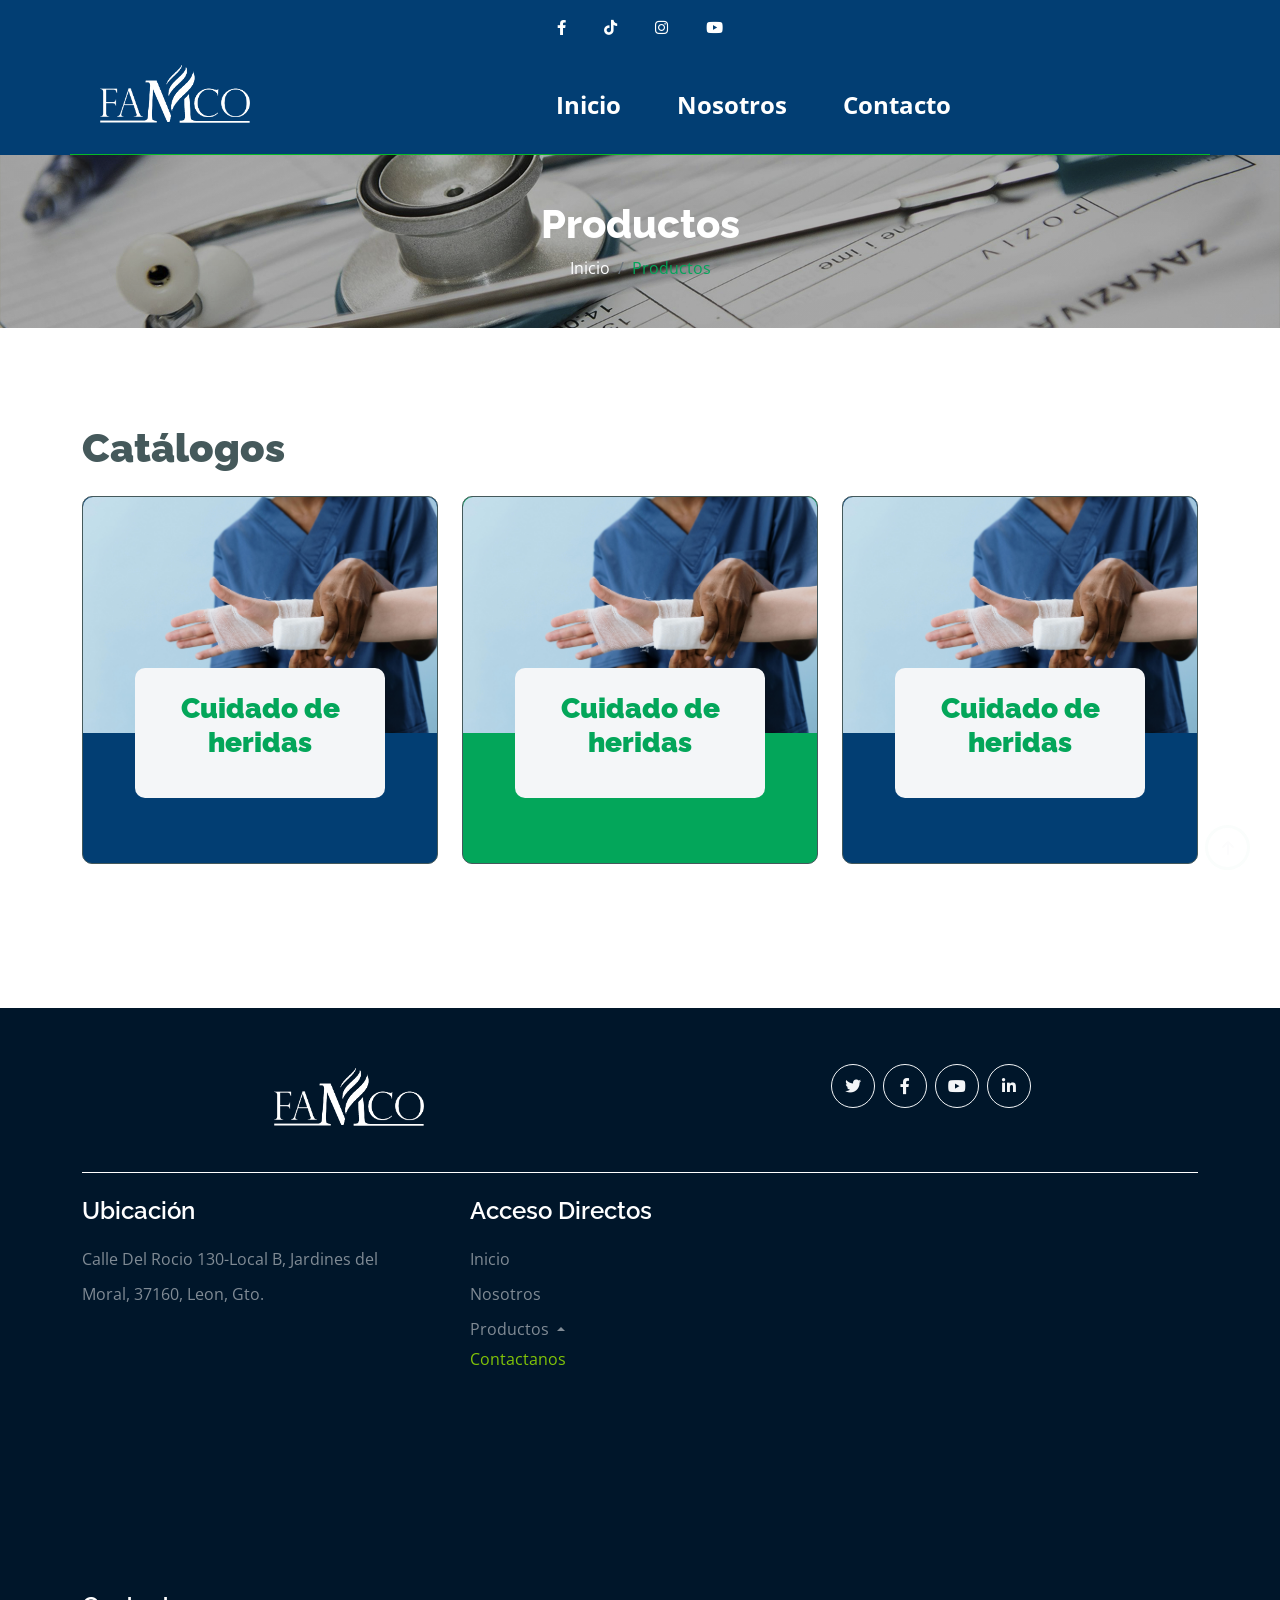
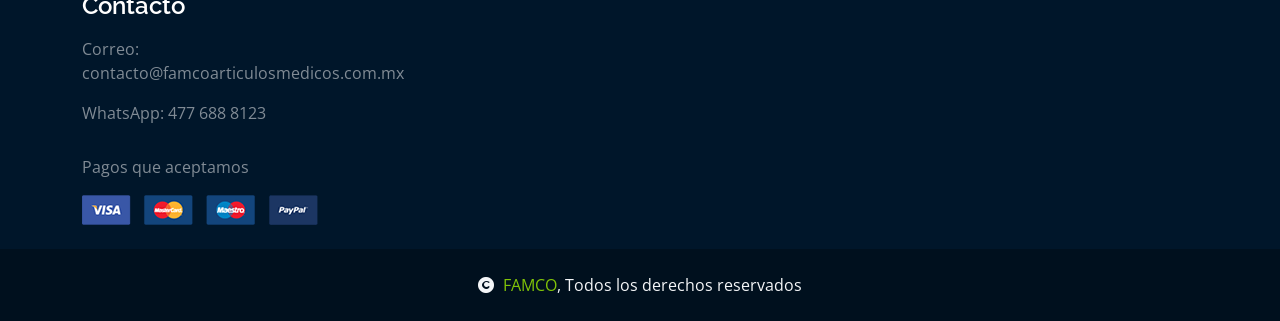
<file: productos.html>
<!DOCTYPE html>
<html lang="en">

    <head>
        <meta charset="utf-8">
        <title>FAMCO - Contactanos</title>
        <meta content="width=device-width, initial-scale=1.0" name="viewport">
        <meta content="" name="keywords">
        <meta content="" name="description">

        <!-- Favicon -->
        <link href="img/favicon_.png" rel="icon" type="image/x-icon">

        <!-- Google Web Fonts -->
        <link rel="preconnect" href="https://fonts.googleapis.com">
        <link rel="preconnect" href="https://fonts.gstatic.com" crossorigin>
        <link href="https://fonts.googleapis.com/css2?family=Open+Sans:wght@400;600&family=Raleway:wght@600;800&display=swap" rel="stylesheet">

        <!-- Icon Font Stylesheet -->
        <link rel="stylesheet" href="https://use.fontawesome.com/releases/v5.15.4/css/all.css"/>
        <link href="https://cdn.jsdelivr.net/npm/bootstrap-icons@1.4.1/font/bootstrap-icons.css" rel="stylesheet">
        <link rel="stylesheet" href="https://cdnjs.cloudflare.com/ajax/libs/font-awesome/6.0.0-beta3/css/all.min.css">


        <!-- Libraries Stylesheet -->
        <link href="lib/lightbox/css/lightbox.min.css" rel="stylesheet">
        <link href="lib/owlcarousel/assets/owl.carousel.min.css" rel="stylesheet">


        <!-- Customized Bootstrap Stylesheet -->
        <link href="css/bootstrap.min.css" rel="stylesheet">

        <!-- Template Stylesheet -->
        <link href="css/style.css" rel="stylesheet">
    </head>

    <body>

        <!-- Spinner Start -->
        <div id="spinner" class="show w-100 vh-100 bg-white position-fixed translate-middle top-50 start-50  d-flex align-items-center justify-content-center">
            <div class="spinner-grow text-primary" role="status"></div>
        </div>
        <!-- Spinner End -->

        
            <!-- Navbar start -->
            <div class="container-fluid fixed-top bg-secondary">
                <div class="container topbar d-none d-lg-block">
                    <div class="d-flex justify-content-center">
                        <div class="top-info">
                            <div class="social-icons text-center">
                                <a href="https://www.facebook.com/famco.articulosmedicos/?locale=es_LA" target="_blank" class="mx-3 text-white">
                                    <i class="fab fa-facebook-f"></i>
                                </a>
                                <a href="https://www.tiktok.com/@ghidalgo2023" target="_blank" class="mx-3 text-white">
                                    <i class="fab fa-tiktok"></i>
                                </a>
                                <a href="https://www.instagram.com/famcoartmedicos/" target="_blank" class="mx-3 text-white">
                                    <i class="fab fa-instagram"></i>
                                </a>
                                <a href="https://www.youtube.com" target="_blank" class="mx-3 text-white">
                                    <i class="fab fa-youtube"></i>
                                </a>
                            </div>
                        </div>
                    </div>
                </div>
                <div class="container px-0 bg-secondary">
                    <nav class="navbar navbar-light navbar-expand-xl">
                        <a href="index.html" class="navbar-brand d-flex align-items-center">
                            <img src="img/logo_famco_b_limpio.png" alt="Logo Famco" class="logo-img" style="height: 100px; margin-left: 10px; margin-top: -20px;">
                        </a>
                        <button class="navbar-toggler bg-white" type="button" data-bs-toggle="collapse" data-bs-target="#navbarCollapse">
                            <span class="navbar-toggler-icon"></span>
                        </button>
                        <div class="collapse navbar-collapse bg-secondary" id="navbarCollapse">
                            <div class="navbar-nav" style="margin-left: 245px;">
                                <a href="index.html" class="nav-item nav-link text-white me-3 fs-4" style="margin-left: 10px;"><strong>Inicio</strong></a>
                                <a href="About.html" class="nav-item nav-link me-3 fs-4 text-white" style="margin-left: 10px;"><strong>Nosotros</strong></a>
                                <!-- <a href="productos.html" class="nav-item nav-link me-3 fs-4 text-primary" style="margin-left: 10px;"><strong>Productos</strong></a> -->
                                <a href="contact.html" class="nav-item nav-link me-3 fs-4 text-white" style="margin-left: 10px;"><strong>Contacto</strong></a>
                            </div>
                        </div>
                    </nav>
                </div>
            </div>
        </div>
        <!-- Navbar End -->


        <!-- Single Page Header start -->
        <div class="container-fluid page-header py-5">
            <h1 class="text-center text-white display-6">Productos</h1>
            <ol class="breadcrumb justify-content-center mb-0">
                <li class="breadcrumb-item"><a class="text-white" href="index.html">Inicio</a></li>
                <li class="breadcrumb-item active text-primary">Productos</li>
            </ol>
        </div>
        <!-- Single Page Header End -->

        
        <!-- Catálogo Start -->
        <div class="container-fluid service py-5">
            <div class="container py-5">
                <div class="row g-4 justify-content-center">
                    <h1 class="mb-0"><strong>Catálogos</strong></h1>
                    <div class="col-md-6 col-lg-4">
                        <a href="https://online.fliphtml5.com/hexmp/ztmk/" target="_blank">
                            <div class="service-item bg-secondary rounded border border-dark">
                                <img src="img/cuidado_heridas.jpg" class="img-fluid rounded-top w-100" alt=""/>
                                <div class="px-4 rounded-bottom">
                                    <div class="service-content bg-light text-center p-4 rounded">
                                        <h3 class="text-primary"><strong>Cuidado de heridas</strong></h3>
                                    </div>
                                </div>
                            </div>
                        </a>
                    </div>
                    <div class="col-md-6 col-lg-4">
                        <a href="viewer.html?file=pdf/cuidado_heridas.pdf" target="_blank">
                            <div class="service-item bg-primary rounded border border-dark">
                                <img src="img/cuidado_heridas.jpg" class="img-fluid rounded-top w-100" alt=""/>
                                <div class="px-4 rounded-bottom">
                                    <div class="service-content bg-light text-center p-4 rounded">
                                        <h3 class="text-primary"><strong>Cuidado de heridas</strong></h3>
                                    </div>
                                </div>
                            </div>
                        </a>
                    </div>
                    <div class="col-md-6 col-lg-4">
                        <a href="viewer.html?file=pdf/cuidado_heridas.pdf" target="_blank">
                            <div class="service-item bg-secondary rounded border border-dark">
                                <img src="img/cuidado_heridas.jpg" class="img-fluid rounded-top w-100" alt=""/>
                                <div class="px-4 rounded-bottom">
                                    <div class="service-content bg-light text-center p-4 rounded">
                                        <h3 class="text-primary"><strong>Cuidado de heridas</strong></h3>
                                    </div>
                                </div>
                            </div>
                        </a>
                    </div>
                </div>
            </div>
        </div>
        <!-- Catálogo End -->


        <!-- Footer Start -->
        <div class="container-fluid text-white-50 footer pt-3 mt-5"style="background-color: #00162A">
            <div class="container py-4">
                <div class="pb-4 mb-4" style="border-bottom: 1px solid rgb(255, 255, 255)">
                    <div class="row g-5">
                        <div class="col-lg-6 text-center">
                        <a href="index.html" class="align-items-center pt-3">
                            <img src="img/logo_famco_b_limpio.png" style="max-width: 100%; height: 100px;" alt="Logo Famco" class="logo-img"/></a>
                        </div>
                        <div class="col-lg-6">
                        <div class="d-flex justify-content-center pt-3">
                            <a class="btn btn-outline-light me-2 btn-md-square rounded-circle" href=""><i class="fab fa-twitter"></i></a>
                            <a class="btn btn-outline-light me-2 btn-md-square rounded-circle" href=""><i class="fab fa-facebook-f"></i></a>
                            <a class="btn btn-outline-light me-2 btn-md-square rounded-circle" href=""><i class="fab fa-youtube"></i></a>
                            <a class="btn btn-outline-light btn-md-square rounded-circle" href=""><i class="fab fa-linkedin-in"></i></a>
                        </div>
                        </div>
                    </div>
                </div>
                <div class="row g-5">
                    <div class="col-lg-4 col-md-6">
                        <div class="footer-item">
                        <h4 class="text-white mb-3">Ubicación</h4>
                        <p class="mb-4">
                            Calle Del Rocio 130-Local B, Jardines del Moral, 37160, Leon, Gto.
                        </p>
                        <iframe class="rounded w-100" 
                            style="height: 250px; border:0;" src="https://www.google.com/maps/embed?pb=!1m14!1m8!1m3!1d2028.9940429744738!2d-101.6870199763833!3d21.144773634364217!3m2!1i1024!2i768!4f13.1!3m3!1m2!1s0x842bbf4120855555%3A0xb3691961785185a4!2sEdge%20%26%20Cloud!5e0!3m2!1ses!2smx!4v1730237219322!5m2!1ses!2smx" 
                            allowfullscreen="" loading="lazy" referrerpolicy="no-referrer-when-downgrade"></iframe>
                        <!-- <a href="" class="btn border-light py-2 px-4 rounded-pill text-light">Read More</a> -->
                        </div>
                    </div>
                    <div class="col-lg-4 col-md-6">
                        <div class="d-flex flex-column text-start footer-item">
                            <h4 class="text-white mb-3">Acceso Directos</h4>
                            <a class="btn-link" href="index.html">Inicio</a>
                            <a class="btn-link" href="About.html">Nosotros</a>
                            <div class="btn-group dropup">
                                <a class="btn-link dropdown-toggle" href="#" role="button" id="dropdownMenuLink" data-bs-toggle="dropdown" aria-expanded="false">
                                    Productos
                                </a>
                                <ul class="dropdown-menu" aria-labelledby="dropdownMenuLink">
                                    <li><a class="dropdown-item" href="productos_medicos_receta.html">Productos Médicos con Receta</a></li>
                                    <li><a class="dropdown-item" href="productos_venta_publico.html">Productos de Venta al Público</a></li>
                                </ul>
                            </div></div>
                            <!-- <a class="btn-link" href="productos.html">Productos</a> -->
                            <!-- <a class="btn-link" href="">Productos</a> -->
                            <a class="btn-link" href="contact.html">Contactanos</a>
                        </div>
                    </div>
                    <div class="col-lg-4 col-md-6">
                        <div class="footer-item">
                            <h4 class="text-white mb-3">Contacto</h4>
                            <p>Correo: contacto@famcoarticulosmedicos.com.mx</p>
                            <p>WhatsApp: 477 688 8123</p>
                            <p style="margin-top: 30px ;">Pagos que aceptamos</p>
                            <img src="img/payment.png" class="img-fluid" alt=""/>
                        </div>
                    </div>
                </div>
            </div>
        </div>
        <!-- Footer End -->

        <!-- Copyright Start -->
        <div class="container-fluid copyright py-4" style="background-color: #00101E;">
            <div class="container">
                <div class="row">
                    <div class="text-center text-md-center">
                        <span class="text-light">
                            <a href="index.html"><i class="fas fa-copyright text-light me-2"></i>FAMCO</a>, Todos los derechos reservados
                        </span>
                    </div>
                    </div>
                </div>
            </div>
        </div>
        <!-- Copyright End -->


        <!-- Back to Top -->
        <a href="#top" class="btn border-3 border-primary rounded-circle back-to-top"><i class="fa fa-arrow-up"></i></a>

        
    <!-- JavaScript Libraries -->
    <script src="https://ajax.googleapis.com/ajax/libs/jquery/3.6.4/jquery.min.js"></script>
    <script src="https://cdn.jsdelivr.net/npm/bootstrap@5.3.3/dist/js/bootstrap.bundle.min.js"></script>
    <script src="lib/easing/easing.min.js"></script>
    <script src="lib/waypoints/waypoints.min.js"></script>
    <script src="lib/lightbox/js/lightbox.min.js"></script>
    <script src="lib/owlcarousel/owl.carousel.min.js"></script>

    <!-- Template Javascript -->
    <script src="js/main.js"></script>
    </body>

</html>
</file>
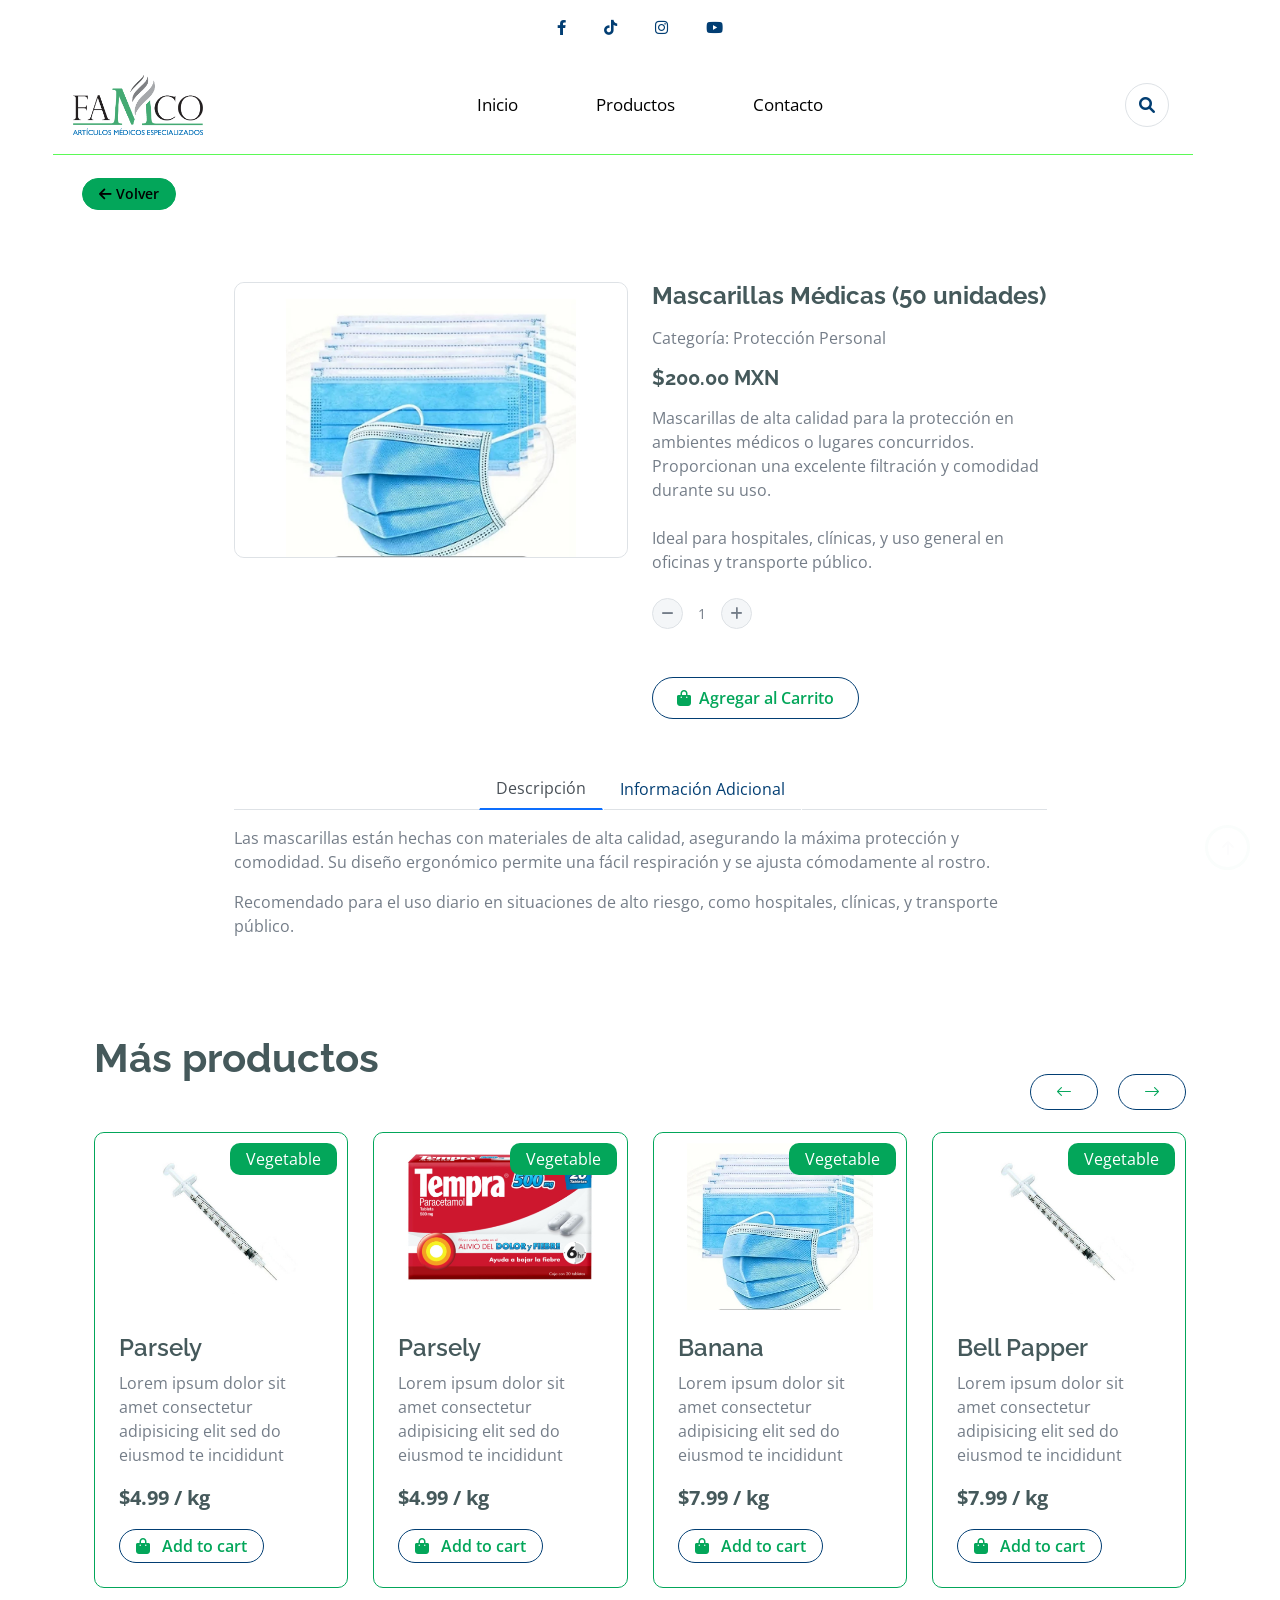
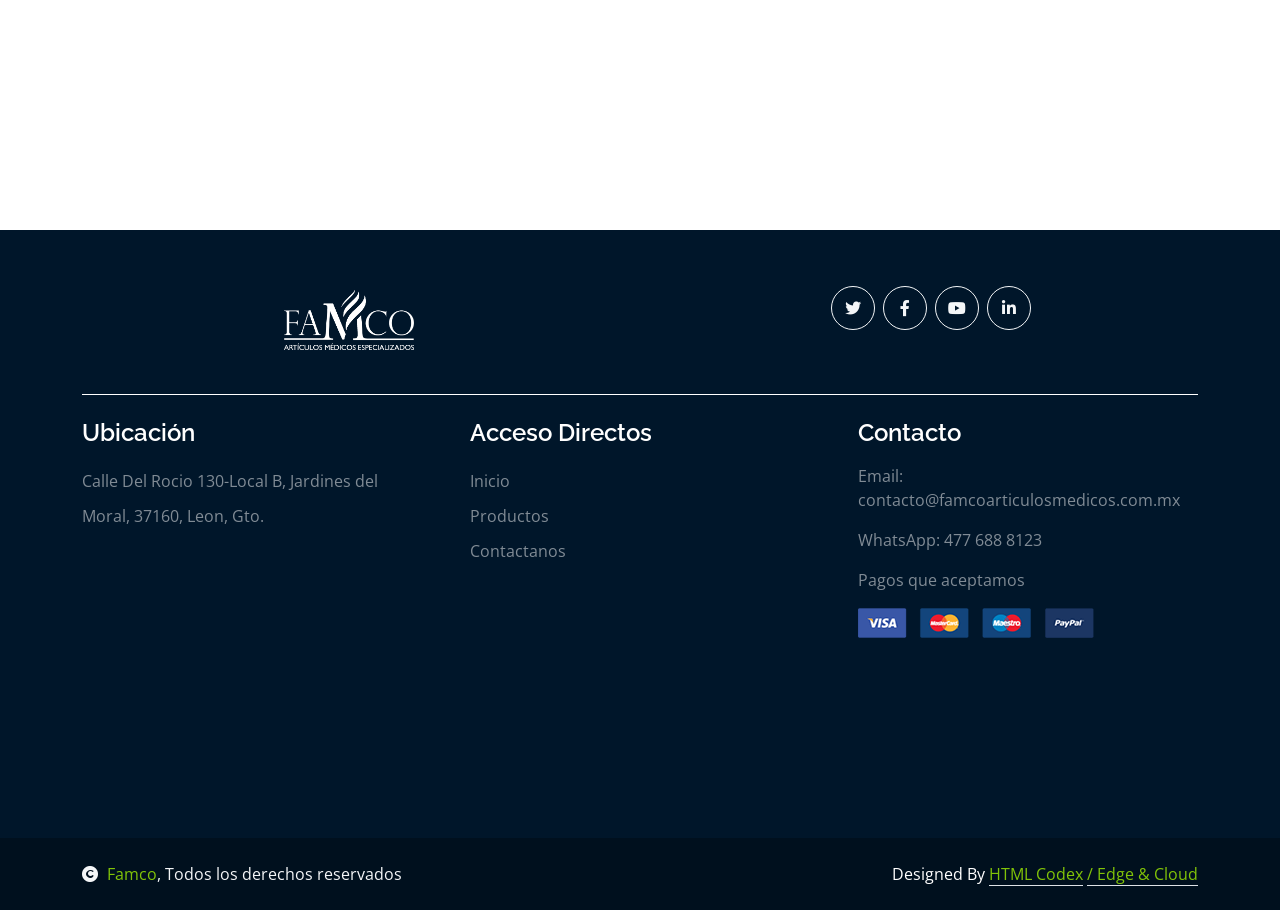
<file: shop-detail.html>
<!DOCTYPE html>
<html lang="en">

    <head>
        <meta charset="utf-8">
        <title>Famco - Artículos Médicos Especializados - Producto</title>
        <meta content="width=device-width, initial-scale=1.0" name="viewport">
        <meta content="" name="keywords">
        <meta content="" name="description">

        <!-- Favicon -->
        <link href="img/favicon_.png" rel="icon" type="image/x-icon">

        <!-- Google Web Fonts -->
        <link rel="preconnect" href="https://fonts.googleapis.com">
        <link rel="preconnect" href="https://fonts.gstatic.com" crossorigin>
        <link href="https://fonts.googleapis.com/css2?family=Open+Sans:wght@400;600&family=Raleway:wght@600;800&display=swap" rel="stylesheet">

        <!-- Icon Font Stylesheet -->
        <link rel="stylesheet" href="https://use.fontawesome.com/releases/v5.15.4/css/all.css"/>
        <link href="https://cdn.jsdelivr.net/npm/bootstrap-icons@1.4.1/font/bootstrap-icons.css" rel="stylesheet">
        <link rel="stylesheet" href="https://cdnjs.cloudflare.com/ajax/libs/font-awesome/6.0.0-beta3/css/all.min.css">


        <!-- Libraries Stylesheet -->
        <link href="lib/lightbox/css/lightbox.min.css" rel="stylesheet">
        <link href="lib/owlcarousel/assets/owl.carousel.min.css" rel="stylesheet">


        <!-- Customized Bootstrap Stylesheet -->
        <link href="css/bootstrap.min.css" rel="stylesheet">

        <!-- Template Stylesheet -->
        <link href="css/style.css" rel="stylesheet">
    </head>

    <body>

        <!-- Spinner Start -->
        <div id="spinner" class="show w-100 vh-100 bg-white position-fixed translate-middle top-50 start-50  d-flex align-items-center justify-content-center">
            <div class="spinner-grow text-primary" role="status"></div>
        </div>
        <!-- Spinner End -->

        <!-- Navbar start -->
        <div class="container-fluid fixed-top">
            <div class="container topbar bg-white d-none d-lg-block">
                <div class="d-flex justify-content-center">
                    <div class="top-info">
                        <div class="social-icons text-center">
                            <a href="https://www.facebook.com/famco.articulosmedicos/?locale=es_LA" target="_blank" class="mx-3 text-secondary">
                                <i class="fab fa-facebook-f"></i>
                            </a>
                            <a href="https://www.tiktok.com/@ghidalgo2023" target="_blank" class="mx-3 text-secondary">
                                <i class="fab fa-tiktok"></i>
                            </a>
                            <a href="https://www.instagram.com/famcoartmedicos/" target="_blank" class="mx-3 text-secondary">
                                <i class="fab fa-instagram"></i>
                            </a>
                            <a href="https://www.youtube.com" target="_blank" class="mx-3 text-secondary">
                                <i class="fab fa-youtube"></i>
                            </a>
                        </div>
                    </div>
                </div>
            </div>
        
        
    
            <div class="container px-0">
                <nav class="navbar navbar-light bg-white navbar-expand-xl" style="right:17px;">
                    <a href="index.html" class="navbar-brand d-flex align-items-center">
                        <img src="img/logo_famco.png" alt="Logo Famco" class="logo-img">
                    </a>
                    <button class="navbar-toggler" type="button" data-bs-toggle="collapse" data-bs-target="#navbarCollapse">
                        <span class="navbar-toggler-icon"></span>
                    </button>
                    <div class="collapse navbar-collapse bg-white" id="navbarCollapse">
                        <div class="navbar-nav mx-auto">
                            <a href="index.html" class="nav-item nav-link me-5" style="color: black">Inicio</a>
                            <a href="shop.html" class="nav-item nav-link active me-5" style="color: black;">Productos</a>
                            <a href="contact.html" class="nav-item nav-link me-5" style="color: black;">Contacto</a>
                        </div>
                        <div class="d-flex m-3 me-0">
                            <button class="btn-search btn border btn-md-square rounded-circle bg-white me-4" style="color: #023e72;" data-bs-toggle="modal" data-bs-target="#searchModal">
                                <i class="fas fa-search" style="color: #023e72;"></i>
                            </button>
                        </div>
                    </div>
                </nav>
            </div>
        </div>
        <!-- Navbar End -->


        <!-- Modal Search Start -->
        <div class="modal fade" id="searchModal" tabindex="-1" aria-labelledby="exampleModalLabel" aria-hidden="true">
            <div class="modal-dialog modal-fullscreen">
                <div class="modal-content rounded-0">
                    <div class="modal-header">
                        <h5 class="modal-title" id="exampleModalLabel">Search by keyword</h5>
                        <button type="button" class="btn-close" data-bs-dismiss="modal" aria-label="Close"></button>
                    </div>
                    <div class="modal-body d-flex align-items-center">
                        <div class="input-group w-75 mx-auto d-flex">
                            <input type="search" class="form-control p-3" placeholder="keywords" aria-describedby="search-icon-1">
                            <span id="search-icon-1" class="input-group-text p-3"><i class="fa fa-search"></i></span>
                        </div>
                    </div>
                </div>
            </div>
        </div>
        <!-- Modal Search End -->

        <!-- Single Product Start -->
        <div class="container-fluid py-5 justify-content-center">
            <div class="container d-flex flex-column align-items-start mb-5" style="padding-top: 130px;">
                <a href="/shop.html" class="btn btn-primary rounded-pill px-3 py-1 mb-4" style="font-size: 0.9rem;">
                    <i class="fa fa-arrow-left me-1"></i>Volver
                </a>
                <div class="container py-5">
                    <div class="row g-4 mb-5 justify-content-center" >
                        <div class="col-lg-8 col-xl-9">
                            <div class="row g-4">
                                <!-- Imagen del Producto -->
                                <div class="col-lg-6">
                                    <div class="border rounded">
                                        <a href="#">
                                            <img src="img/product_2.jpg" class="img-fluid rounded" alt="Mascarillas Médicas">
                                        </a>
                                    </div>
                                </div>
                                <div class="col-lg-6">
                                    <h4 class="fw-bold mb-3">Mascarillas Médicas (50 unidades)</h4>
                                    <p class="mb-3">Categoría: Protección Personal</p>
                                    <h5 class="fw-bold mb-3">$200.00 MXN</h5>
                                    <p class="mb-4">Mascarillas de alta calidad para la protección en ambientes médicos o lugares concurridos. Proporcionan una excelente filtración y comodidad durante su uso.</p>
                                    <p class="mb-4">Ideal para hospitales, clínicas, y uso general en oficinas y transporte público.</p>
                                    
                                    <!-- Cantidad y Botón Agregar al Carrito -->
                                    <div class="input-group quantity mb-5" style="width: 100px;">
                                        <div class="input-group-btn">
                                            <button class="btn btn-sm btn-minus rounded-circle bg-light border">
                                                <i class="fa fa-minus"></i>
                                            </button>
                                        </div>
                                        <input type="text" class="form-control form-control-sm text-center border-0" value="1">
                                        <div class="input-group-btn">
                                            <button class="btn btn-sm btn-plus rounded-circle bg-light border">
                                                <i class="fa fa-plus"></i>
                                            </button>
                                        </div>
                                    </div>
                                    <a href="#" class="btn border border-secondary rounded-pill px-4 py-2 mb-4 text-primary">
                                        <i class="fa fa-shopping-bag me-2 text-primary"></i>Agregar al Carrito
                                    </a>
                                </div>

                                <!-- Tabs de Información Adicional y Descripción -->
                                <div class="col-lg-12">
                                    <nav>
                                        <div class="nav nav-tabs mb-3 justify-content-center">
                                            <button class="nav-link active border-white border-bottom-0" type="button" role="tab"
                                                id="nav-description-tab" data-bs-toggle="tab" data-bs-target="#nav-description"
                                                aria-controls="nav-description" aria-selected="true">Descripción</button>
                                            <button class="nav-link border-white border-bottom-0" type="button" role="tab"
                                                id="nav-additional-info-tab" data-bs-toggle="tab" data-bs-target="#nav-additional-info"
                                                aria-controls="nav-additional-info">Información Adicional</button>
                                        </div>
                                    </nav>
                                    <div class="tab-content mb-5">
                                        <div class="tab-pane active" id="nav-description" role="tabpanel" aria-labelledby="nav-description-tab">
                                            <p>Las mascarillas están hechas con materiales de alta calidad, asegurando la máxima protección y comodidad. Su diseño ergonómico permite una fácil respiración y se ajusta cómodamente al rostro.</p>
                                            <p>Recomendado para el uso diario en situaciones de alto riesgo, como hospitales, clínicas, y transporte público.</p>
                                        </div>
                                        <div class="tab-pane" id="nav-additional-info" role="tabpanel" aria-labelledby="nav-additional-info-tab">
                                            <p>Material: 3 capas de filtración</p>
                                            <p>Tamaño: Único</p>
                                            <p>Color: Azul</p>
                                            <p>Uso: Desechable</p>
                                        </div>
                                    </div>
                                </div>
                            </div>
                        </div>
                    </div>
    
                    <h1 class="fw-bold mb-0">Más productos</h1>
                    <div class="vesitable">
                        <div class="owl-carousel vegetable-carousel justify-content-center">
                            <div class="border border-primary rounded position-relative vesitable-item">
                                <div class="vesitable-img">
                                    <img src="img/product_3.jpg" class="img-fluid w-100 rounded-top" alt="">
                                </div>
                                <div class="text-white bg-primary px-3 py-1 rounded position-absolute" style="top: 10px; right: 10px;">Vegetable</div>
                                <div class="p-4 pb-0 rounded-bottom">
                                    <h4>Parsely</h4>
                                    <p>Lorem ipsum dolor sit amet consectetur adipisicing elit sed do eiusmod te incididunt</p>
                                    <div class="d-flex justify-content-between flex-lg-wrap">
                                        <p class="text-dark fs-5 fw-bold">$4.99 / kg</p>
                                        <a href="#" class="btn border border-secondary rounded-pill px-3 py-1 mb-4 text-primary"><i class="fa fa-shopping-bag me-2 text-primary"></i> Add to cart</a>
                                    </div>
                                </div>
                            </div>
                            <div class="border border-primary rounded position-relative vesitable-item">
                                <div class="vesitable-img">
                                    <img src="img/product_1.jpg" class="img-fluid w-100 rounded-top" alt="">
                                </div>
                                <div class="text-white bg-primary px-3 py-1 rounded position-absolute" style="top: 10px; right: 10px;">Vegetable</div>
                                <div class="p-4 pb-0 rounded-bottom">
                                    <h4>Parsely</h4>
                                    <p>Lorem ipsum dolor sit amet consectetur adipisicing elit sed do eiusmod te incididunt</p>
                                    <div class="d-flex justify-content-between flex-lg-wrap">
                                        <p class="text-dark fs-5 fw-bold">$4.99 / kg</p>
                                        <a href="#" class="btn border border-secondary rounded-pill px-3 py-1 mb-4 text-primary"><i class="fa fa-shopping-bag me-2 text-primary"></i> Add to cart</a>
                                    </div>
                                </div>
                            </div>
                            <div class="border border-primary rounded position-relative vesitable-item">
                                <div class="vesitable-img">
                                    <img src="img/product_2.jpg" class="img-fluid w-100 rounded-top bg-light" alt="">
                                </div>
                                <div class="text-white bg-primary px-3 py-1 rounded position-absolute" style="top: 10px; right: 10px;">Vegetable</div>
                                <div class="p-4 pb-0 rounded-bottom">
                                    <h4>Banana</h4>
                                    <p>Lorem ipsum dolor sit amet consectetur adipisicing elit sed do eiusmod te incididunt</p>
                                    <div class="d-flex justify-content-between flex-lg-wrap">
                                        <p class="text-dark fs-5 fw-bold">$7.99 / kg</p>
                                        <a href="#" class="btn border border-secondary rounded-pill px-3 py-1 mb-4 text-primary"><i class="fa fa-shopping-bag me-2 text-primary"></i> Add to cart</a>
                                    </div>
                                </div>
                            </div>
                            <div class="border border-primary rounded position-relative vesitable-item">
                                <div class="vesitable-img">
                                    <img src="img/product_3.jpg" class="img-fluid w-100 rounded-top" alt="">
                                </div>
                                <div class="text-white bg-primary px-3 py-1 rounded position-absolute" style="top: 10px; right: 10px;">Vegetable</div>
                                <div class="p-4 pb-0 rounded-bottom">
                                    <h4>Bell Papper</h4>
                                    <p>Lorem ipsum dolor sit amet consectetur adipisicing elit sed do eiusmod te incididunt</p>
                                    <div class="d-flex justify-content-between flex-lg-wrap">
                                        <p class="text-dark fs-5 fw-bold">$7.99 / kg</p>
                                        <a href="#" class="btn border border-secondary rounded-pill px-3 py-1 mb-4 text-primary"><i class="fa fa-shopping-bag me-2 text-primary"></i> Add to cart</a>
                                    </div>
                                </div>
                            </div>
                            <div class="border border-primary rounded position-relative vesitable-item">
                                <div class="vesitable-img">
                                    <img src="img/product_1.jpg" class="img-fluid w-100 rounded-top" alt="">
                                </div>
                                <div class="text-white bg-primary px-3 py-1 rounded position-absolute" style="top: 10px; right: 10px;">Vegetable</div>
                                <div class="p-4 pb-0 rounded-bottom">
                                    <h4>Potatoes</h4>
                                    <p>Lorem ipsum dolor sit amet consectetur adipisicing elit sed do eiusmod te incididunt</p>
                                    <div class="d-flex justify-content-between flex-lg-wrap">
                                        <p class="text-dark fs-5 fw-bold">$7.99 / kg</p>
                                        <a href="#" class="btn border border-secondary rounded-pill px-3 py-1 mb-4 text-primary"><i class="fa fa-shopping-bag me-2 text-primary"></i> Add to cart</a>
                                    </div>
                                </div>
                            </div>
                            <div class="border border-primary rounded position-relative vesitable-item">
                                <div class="vesitable-img">
                                    <img src="img/product_2.jpg" class="img-fluid w-100 rounded-top" alt="">
                                </div>
                                <div class="text-white bg-primary px-3 py-1 rounded position-absolute" style="top: 10px; right: 10px;">Vegetable</div>
                                <div class="p-4 pb-0 rounded-bottom">
                                    <h4>Parsely</h4>
                                    <p>Lorem ipsum dolor sit amet consectetur adipisicing elit sed do eiusmod te incididunt</p>
                                    <div class="d-flex justify-content-between flex-lg-wrap">
                                        <p class="text-dark fs-5 fw-bold">$7.99 / kg</p>
                                        <a href="#" class="btn border border-secondary rounded-pill px-3 py-1 mb-4 text-primary"><i class="fa fa-shopping-bag me-2 text-primary"></i> Add to cart</a>
                                    </div>
                                </div>
                            </div>
                            <div class="border border-primary rounded position-relative vesitable-item">
                                <div class="vesitable-img">
                                    <img src="img/product_3.jpg" class="img-fluid w-100 rounded-top" alt="">
                                </div>
                                <div class="text-white bg-primary px-3 py-1 rounded position-absolute" style="top: 10px; right: 10px;">Vegetable</div>
                                <div class="p-4 pb-0 rounded-bottom">
                                    <h4>Potatoes</h4>
                                    <p>Lorem ipsum dolor sit amet consectetur adipisicing elit sed do eiusmod te incididunt</p>
                                    <div class="d-flex justify-content-between flex-lg-wrap">
                                        <p class="text-dark fs-5 fw-bold">$7.99 / kg</p>
                                        <a href="#" class="btn border border-secondary rounded-pill px-3 py-1 mb-4 text-primary"><i class="fa fa-shopping-bag me-2 text-primary"></i> Add to cart</a>
                                    </div>
                                </div>
                            </div>
                            <div class="border border-primary rounded position-relative vesitable-item">
                                <div class="vesitable-img">
                                    <img src="img/product_3.jpg" class="img-fluid w-100 rounded-top" alt="">
                                </div>
                                <div class="text-white bg-primary px-3 py-1 rounded position-absolute" style="top: 10px; right: 10px;">Vegetable</div>
                                <div class="p-4 pb-0 rounded-bottom">
                                    <h4>Potatoes</h4>
                                    <p>Lorem ipsum dolor sit amet consectetur adipisicing elit sed do eiusmod te incididunt</p>
                                    <div class="d-flex justify-content-between flex-lg-wrap">
                                        <p class="text-dark fs-5 fw-bold">$7.99 / kg</p>
                                        <a href="#" class="btn border border-secondary rounded-pill px-3 py-1 mb-4 text-primary"><i class="fa fa-shopping-bag me-2 text-primary"></i> Add to cart</a>
                                    </div>
                                </div>
                            </div>
                        </div>
                    </div>
                </div>
            </div>
        </div>
        <!-- Single Product End -->
    

        <!-- Footer Start -->
        <div class="container-fluid text-white-50 footer pt-3 mt-5"style="background-color: #00162A">
            <div class="container py-4">
                <div class="pb-4 mb-4" style="border-bottom: 1px solid rgb(255, 255, 255)">
                    <div class="row g-5">
                        <div class="col-lg-6 text-center">
                        <a href="index.html" class="align-items-center pt-3">
                            <img src="img/logo_famco_b.png" style="max-width: 100%" alt="Logo Famco" class="logo-img"/></a>
                        </div>
                        <div class="col-lg-6">
                        <div class="d-flex justify-content-center pt-3">
                            <a class="btn btn-outline-light me-2 btn-md-square rounded-circle" href=""><i class="fab fa-twitter"></i></a>
                            <a class="btn btn-outline-light me-2 btn-md-square rounded-circle" href=""><i class="fab fa-facebook-f"></i></a>
                            <a class="btn btn-outline-light me-2 btn-md-square rounded-circle" href=""><i class="fab fa-youtube"></i></a>
                            <a class="btn btn-outline-light btn-md-square rounded-circle" href=""><i class="fab fa-linkedin-in"></i></a>
                        </div>
                        </div>
                    </div>
                </div>
                <div class="row g-5">
                    <div class="col-lg-4 col-md-6">
                        <div class="footer-item">
                        <h4 class="text-white mb-3">Ubicación</h4>
                        <p class="mb-4">
                            Calle Del Rocio 130-Local B, Jardines del Moral, 37160, Leon, Gto.
                        </p>
                        <iframe class="rounded w-100" 
                            style="height: 250px; border:0;" src="https://www.google.com/maps/embed?pb=!1m14!1m8!1m3!1d2028.9940429744738!2d-101.6870199763833!3d21.144773634364217!3m2!1i1024!2i768!4f13.1!3m3!1m2!1s0x842bbf4120855555%3A0xb3691961785185a4!2sEdge%20%26%20Cloud!5e0!3m2!1ses!2smx!4v1730237219322!5m2!1ses!2smx" 
                            allowfullscreen="" loading="lazy" referrerpolicy="no-referrer-when-downgrade"></iframe>
                        <!-- <a href="" class="btn border-light py-2 px-4 rounded-pill text-light">Read More</a> -->
                        </div>
                    </div>
                    <div class="col-lg-4 col-md-6">
                        <div class="d-flex flex-column text-start footer-item">
                            <h4 class="text-white mb-3">Acceso Directos</h4>
                            <a class="btn-link" href="">Inicio</a>
                            <a class="btn-link" href="">Productos</a>
                            <a class="btn-link" href="">Contactanos</a>
                        </div>
                    </div>
                    <div class="col-lg-4 col-md-6">
                        <div class="footer-item">
                            <h4 class="text-white mb-3">Contacto</h4>
                            <p>Email: contacto@famcoarticulosmedicos.com.mx</p>
                            <p>WhatsApp: 477 688 8123</p>
                            <p>Pagos que aceptamos</p>
                            <img src="img/payment.png" class="img-fluid" alt=""/>
                        </div>
                    </div>
                </div>
            </div>
        </div>
        <!-- Footer End -->

        <!-- Copyright Start -->
        <div class="container-fluid copyright py-4" style="background-color: #00101E;">
            <div class="container">
                <div class="row">
                    <div class="col-md-6 text-center text-md-start mb-3 mb-md-0">
                        <span class="text-light">
                            <a href="#"><i class="fas fa-copyright text-light me-2"></i>Famco</a>, Todos los derechos reservados
                        </span>
                    </div>
                    <div class="col-md-6 my-auto text-center text-md-end text-white">
                        <!--/*** This template is free as long as you keep the below author’s credit link/attribution link/backlink. ***/-->
                        <!--/*** If you'd like to use the template without the below author’s credit link/attribution link/backlink, ***/-->
                        <!--/*** you can purchase the Credit Removal License from "https://htmlcodex.com/credit-removal". ***/-->
                        Designed By
                        <a class="border-bottom" href="https://htmlcodex.com">HTML Codex</a>
                        <a class="border-bottom" href="https://edgecloud.com.mx">/ Edge & Cloud</a>
                    </div>
                </div>
            </div>
        </div>
        <!-- Copyright End -->



        <!-- Back to Top -->
        <a href="#top" class="btn border-3 border-primary rounded-circle back-to-top"><i class="fa fa-arrow-up"></i></a>
        
    <!-- JavaScript Libraries -->
    <script src="https://ajax.googleapis.com/ajax/libs/jquery/3.6.4/jquery.min.js"></script>
    <script src="https://cdn.jsdelivr.net/npm/bootstrap@5.3.3/dist/js/bootstrap.bundle.min.js"></script>
    <script src="lib/easing/easing.min.js"></script>
    <script src="lib/waypoints/waypoints.min.js"></script>
    <script src="lib/lightbox/js/lightbox.min.js"></script>
    <script src="lib/owlcarousel/owl.carousel.min.js"></script>

    <!-- Template Javascript -->
    <script src="js/main.js"></script>
    </body>

</html>
</file>
<file: css/style.css>
/*** Spinner Start ***/
#spinner {
    opacity: 0;
    visibility: hidden;
    transition: opacity .8s ease-out, visibility 0s linear .5s;
    z-index: 99999;
}

#spinner.show {
    transition: opacity .8s ease-out, visibility 0s linear .0s;
    visibility: visible;
    opacity: 1;
}

.back-to-top {
    position: fixed;
    right: 30px;
    bottom: 30px;
    display: flex;
    width: 45px;
    height: 45px;
    align-items: center;
    justify-content: center;
    transition: 0.5s;
    z-index: 99;
}
/*** Spinner End ***/

/*** Button Start ***/
.btn {
    font-weight: 600;
    transition: .5s;
}

.btn-square {
    width: 32px;
    height: 32px;
}

.btn-sm-square {
    width: 34px;
    height: 34px;
}

.btn-md-square {
    width: 44px;
    height: 44px;
}

.btn-lg-square {
    width: 56px;
    height: 56px;
}

.btn-square,
.btn-sm-square,
.btn-md-square,
.btn-lg-square {
    padding: 0;
    display: flex;
    align-items: center;
    justify-content: center;
    font-weight: normal;
}

.btn.border-secondary {
    transition: 0.5s;
}

.btn.border-secondary:hover {
    background: var(--bs-secondary) !important;
    color: var(--bs-white) !important;
}

/*** Topbar Start ***/
.fixed-top {
    transition: 0.5s;
    background: var(--bs-white);
    border: 0;
}

.topbar {
    padding: 20px;
    border-radius: 230px 100px;
}

.topbar .top-info {
    font-size: 15px;
    line-height: 0;
    letter-spacing: 1px;
    display: flex;
    align-items: center;
}

.topbar .top-link {
    font-size: 15px;
    line-height: 0;
    letter-spacing: 1px;
    display: flex;
    align-items: center;
}

.topbar .top-link a {
    letter-spacing: 1px;
}

.topbar .top-link a small:hover {
    color: var(--bs-blue) !important;
    transition: 0.5s;
}

.topbar .top-link a small:hover i {
    color: var(--bs-blue) !important;
}
/*** Topbar End ***/

/*** Navbar Start ***/
.navbar .navbar-nav .nav-link {
    padding: 10px 15px;
    font-size: 17px;
    transition: .5s;
    color: #023e73;
}

.navbar {
    height: 100px;
    border-bottom: 1px solid rgba(8, 247, 0, 0.664);
}

.navbar .navbar-nav .nav-link:hover,
.navbar .navbar-nav .nav-link.active,
.fixed-top.bg-white .navbar .navbar-nav .nav-link:hover,
.fixed-top.bg-white .navbar .navbar-nav .nav-link.active {
    color: var(--bs-primary);
}

.navbar .dropdown-toggle::after {
    border: none;
    content: "\f107";
    font-family:Arial, Helvetica, sans-serif;
    font-weight: 700;
    vertical-align: middle;
    margin-left: 8px;
}

@media (min-width: 1200px) {
    .navbar .nav-item .dropdown-menu {
        display: block;
        visibility: hidden;
        top: 100%;
        transform: rotateX(-75deg);
        transform-origin: 0% 0%;
        border: 0;
        transition: .5s;
        opacity: 0;
    }
}

.dropdown .dropdown-menu a:hover {
    background: var(--bs-secondary);
    color: var(--bs-primary);
}

.navbar .nav-item:hover .dropdown-menu {
    transform: rotateX(0deg);
    visibility: visible;
    background: var(--bs-light) !important;
    border-radius: 10px !important;
    transition: .5s;
    opacity: 1;
}

#searchModal .modal-content {
    background: rgba(255, 255, 255, .8);
}

/* Logo styling */
.logo-img {
    height: 100px; 
    width: auto;
    padding: 20px;
}

@media (max-width: 768px) {
    .logo-img {
        height: 80px; /* Tamaño más pequeño para pantallas pequeñas */
    }
}
/*** Navbar End ***/

/*** Hero Header ***/
.hero-header {
    background: linear-gradient(rgba(134, 134, 134, 0.171), rgba(83, 83, 83, 0.1)), url(../img/hero-img_3.png);
    background-position: center center;
    background-repeat: no-repeat;
    background-size: cover;
}

.carousel-item {
    position: relative;
}

.carousel-item a {
    position: absolute;
    top: 50%;
    left: 50%;
    transform: translate(-50%, -50%);
    font-size: 25px;
    background: linear-gradient(rgba(255, 181, 36, 0.7), rgba(255, 181, 36, 0.7));
}

.carousel-control-next,
.carousel-control-prev {
    width: 48px;
    height: 48px;
    border-radius: 48px;
    border: 1px solid var(--bs-white);
    background: var(--bs-primary);
    position: absolute;
    top: 50%;
    transform: translateY(-50%);
}

.carousel-control-next {
    margin-right: 20px;
}

.carousel-control-prev {
    margin-left: 20px;
}

.page-header {
    position: relative;
    background: linear-gradient(rgba(0, 0, 0, 0.3), rgba(0, 0, 0, 0.3)), url(../img/cart-page-header-img_2.jpg);
    background-position: center center;
    background-repeat: no-repeat;
    background-size: cover;
}

.page-banner {
    position: relative;
    background: linear-gradient(rgba(0, 0, 0, 0.164), rgba(0, 0, 0, 0.623)), url(../img/cart-page-banner-img_2.jpg);
    background-position: center center;
    background-repeat: no-repeat;
    background-size: cover;
}

@media (min-width: 992px) {
    .hero-header,
    .page-header {
        margin-top: 152px !important;
    }
}

@media (max-width: 992px) {
    .hero-header,
    .page-header {
        margin-top: 97px !important;
    }
}
/*** Hero Header end ***/

/*** featurs Start ***/
.featurs .featurs-item .featurs-icon {
    position: relative;
    width: 120px;
    height: 120px;
}

.featurs .featurs-item .featurs-icon::after {
    content: "";
    width: 35px;
    height: 35px;
    background: var(--bs-secondary);
    position: absolute;
    bottom: -10px;
    left: 50%; /* Centrar el elemento */
    transform: translateX(-50%) rotate(45deg);
}
/*** featurs End ***/


/*** service Start ***/
.service .service-item .service-content {
    position: relative;
    width: 250px; 
    height: 130px; 
    top: -50%; 
    left: 50%; 
    transform: translate(-50%, -50%);
}

/*** service End ***/

/*** Fruits Start ***/
.fruite .tab-class .nav-item a.active {
    background: var(--bs-secondary) !important;
}

.fruite .tab-class .nav-item a.active span {
    color: var(--bs-white) !important; 
}

.fruite .fruite-categorie .fruite-name {
    line-height: 40px;
}

.fruite .fruite-categorie .fruite-name a {
    transition: 0.5s;
}

.fruite .fruite-categorie .fruite-name a:hover {
    color: var(--bs-secondary);
}

.fruite .fruite-item {
    height: 100%;
    transition: 0.5s;
}
.fruite .fruite-item:hover {
    box-shadow: 0 0 55px rgba(0, 0, 0, 0.4);
}

.fruite .fruite-item .fruite-img {
    overflow: hidden;
    transition: 0.5s;
    border-radius: 10px 10px 0 0;
}

.fruite .fruite-item .fruite-img img {
    transition: 0.5s;
}

.fruite .fruite-item .fruite-img img:hover {
    transform: scale(1.3);
}
/*** Fruits End ***/

/*** vesitable Start ***/
.vesitable .vesitable-item {
    height: 100%;
    transition: 0.5s;
}

.vesitable .vesitable-item:hover {
    box-shadow: 0 0 55px rgba(0, 0, 0, 0.4);
}

.vesitable .vesitable-item .vesitable-img {
    overflow: hidden;
    transition: 0.5s;
    border-radius: 10px 10px 0 0;
}

.vesitable .vesitable-item .vesitable-img img {
    transition: 0.5s;
}

.vesitable .vesitable-item .vesitable-img img:hover {
    transform: scale(1.2);
}

.vesitable .owl-stage {
    margin: 50px 0;
    position: relative;
}

.vesitable .owl-nav .owl-prev {
    position: absolute;
    top: -8px;
    right: 0;
    color: var(--bs-primary);
    padding: 5px 25px;
    border: 1px solid var(--bs-secondary);
    border-radius: 20px;
    transition: 0.5s;

}

.vesitable .owl-nav .owl-prev:hover {
    background: var(--bs-secondary);
    color: var(--bs-white);
}

.vesitable .owl-nav .owl-next {
    position: absolute;
    top: -8px;
    right: 88px;
    color: var(--bs-primary);
    padding: 5px 25px;
    border: 1px solid var(--bs-secondary);
    border-radius: 20px;
    transition: 0.5s;
}

.vesitable .owl-nav .owl-next:hover {
    background: var(--bs-secondary);
    color: var(--bs-white);
}
/*** vesitable End ***/

/*** Banner Section Start ***/
.banner .banner-btn{
    background: #023e73;
}

.banner .banner-btn:hover {
    background: var(--bs-primary);
}
/*** Banner Section End ***/

/* Button contact section Start */
.contact .banner-btn{
    background: #023e73;
}

.contact .banner-btn:hover{
    background: var(--bs-primary);
}

/* Button contact section End */

/*** Facts Start ***/
.counter {
    height: 100%;
    text-align: center;
    box-shadow: 0 0 30px rgba(0, 0, 0, 0.05);
}

.counter i {
    font-size: 60px;
    margin-bottom: 25px;
}

.counter h4 {
    color: var(--bs-primary);
    letter-spacing: 1px;
    text-transform: uppercase;
}

.counter h1 {
    margin-bottom: 0;
}
/*** Facts End ***/

/*** testimonial Start ***/
.testimonial .owl-nav .owl-prev {
    position: absolute;
    top: -58px;
    right: 0;
    color: var(--bs-primary);
    padding: 5px 25px;
    border: 1px solid var(--bs-secondary);
    border-radius: 20px;
    transition: 0.5s;
}

.testimonial .owl-nav .owl-prev:hover {
    background: var(--bs-secondary);
    color: var(--bs-white);
}

.testimonial .owl-nav .owl-next {
    position: absolute;
    top: -58px;
    right: 88px;
    color: var(--bs-primary);
    padding: 5px 25px;
    border: 1px solid var(--bs-secondary);
    border-radius: 20px;
    transition: 0.5s;
}

.testimonial .owl-nav .owl-next:hover {
    background: var(--bs-secondary);
    color: var(--bs-white);
}
/*** testimonial End ***/

/*** Single Page Start ***/
.pagination {
    display: inline-block;
}
  
.pagination a {
    color: var(--bs-dark);
    padding: 10px 16px;
    text-decoration: none;
    transition: 0.5s;
    border: 1px solid var(--bs-secondary);
    margin: 0 4px;
}
  
.pagination a.active {
    background-color: var(--bs-primary);
    color: var(--bs-light);
    border: 1px solid var(--bs-secondary);
}
  
.pagination a:hover:not(.active) {background-color: var(--bs-primary)}

.nav.nav-tabs .nav-link.active {
    border-bottom: 2px solid var(--bs-blue) !important;
}
/*** Single Page End ***/

/*** Footer Start ***/
.footer .footer-item .btn-link {
    line-height: 35px;
    color: rgba(255, 255, 255, .5);
    transition: 0.5s;
}

.footer .footer-item .btn-link:hover {
    color: var(--bs-white) !important;
}

.footer .footer-item p.mb-4 {
    line-height: 35px;
}
/*** Footer End ***/


/* Carrusel start */
.wrapper{
    width: 100%;
    max-width: 1536px;
    margin-inline: auto;
    position: relative;
    height: 190px;
    margin-top: 30px;
    overflow: hidden;
    mask-image: linear-gradient(
        to right,
        rgba(0,0,0,0),
        rgba(0,0,0,1) 20%,
        rgba(0,0,0,1) 80%,
        rgba(0,0,0,0)
    );
}

@keyframes scrollleft {
    from{}

    to{
        left: -200px;

    }
}

.item {
    width: 200px;
    height: 100px;
    /* background-color: rgba(250, 250, 250, 0.864); */
    border-radius: 6px;
    position: absolute;
    left: max(calc(200px * 11), 100%);
    animation-name: scrollleft;
    animation-duration: 30s;
    animation-timing-function: linear;
    animation-iteration-count: infinite;
}

.item1{
    animation-delay: calc(30s / 10 * (10 - 1) * -1);
}

.item2{
    animation-delay: calc(30s / 10 * (10 - 2) * -1);
}

.item3{
    animation-delay: calc(30s / 10 * (10 - 3) * -1);
}

.item4{
    animation-delay: calc(30s / 10 * (10 - 4) * -1);
}

.item5{
    animation-delay: calc(30s / 10 * (10 - 5) * -1);
}

.item6{
    animation-delay: calc(30s / 10 * (10 - 6) * -1);
}

.item7{
    animation-delay: calc(30s / 10 * (10 - 7) * -1);
}

.item8{
    animation-delay: calc(30s / 10 * (10 - 8) * -1);
}

.item9{
    animation-delay: calc(30s / 10 * (10 - 9) * -1);
}

.item10{
    animation-delay: calc(30s / 10 * (10 - 10) * -1);
}

/* Carrusel End */
</file>
